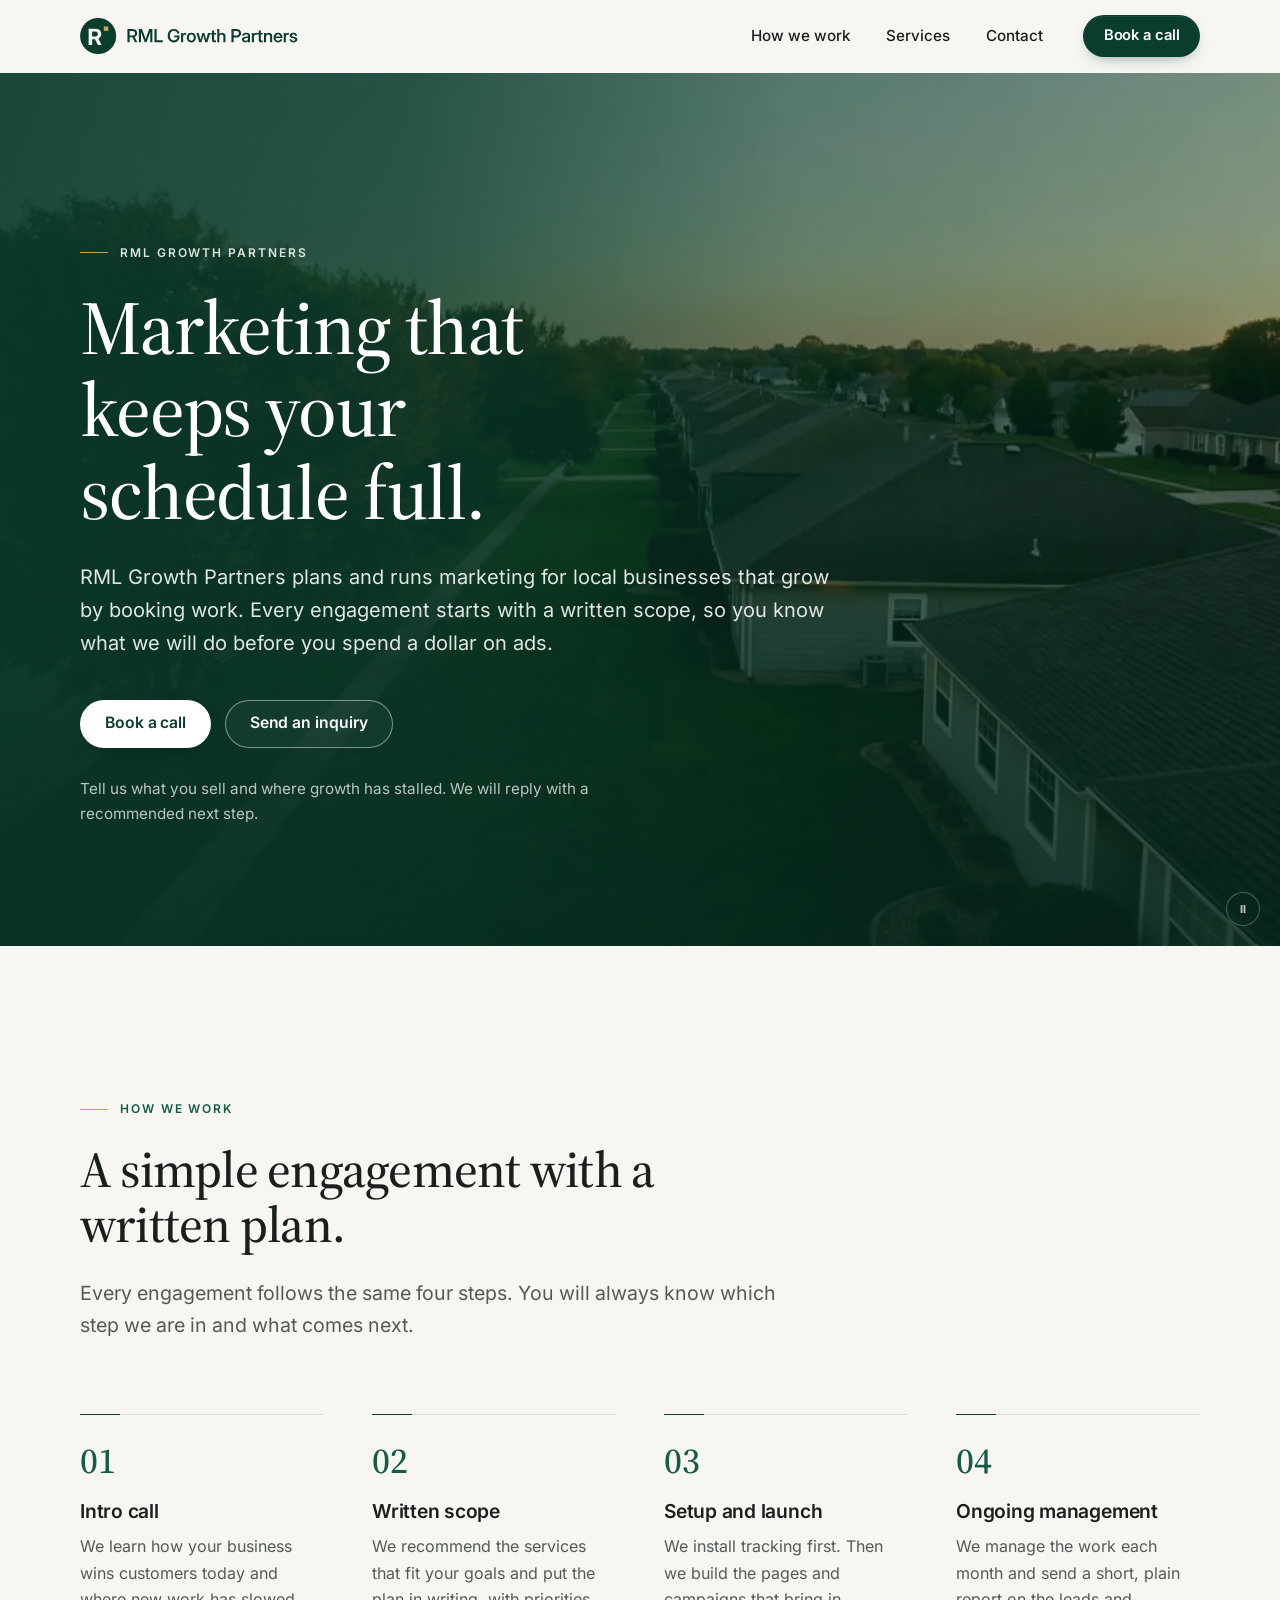
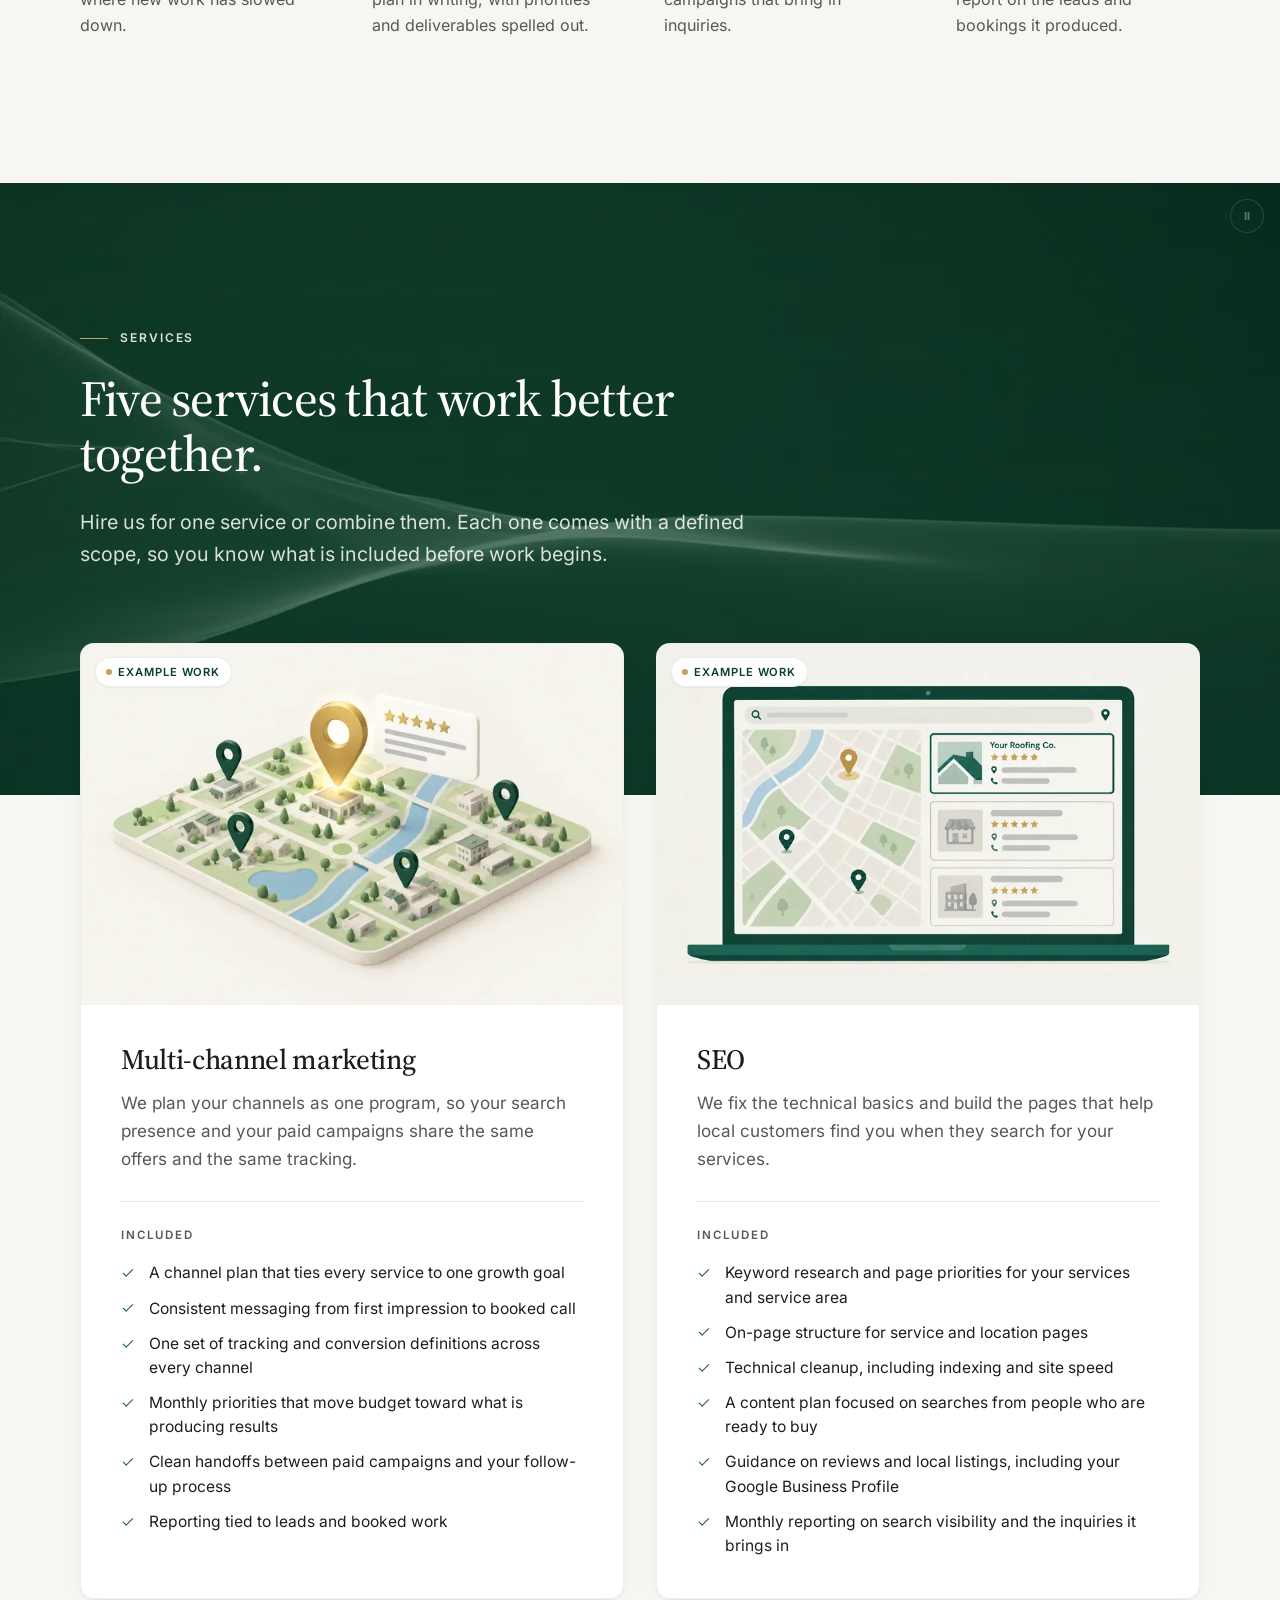
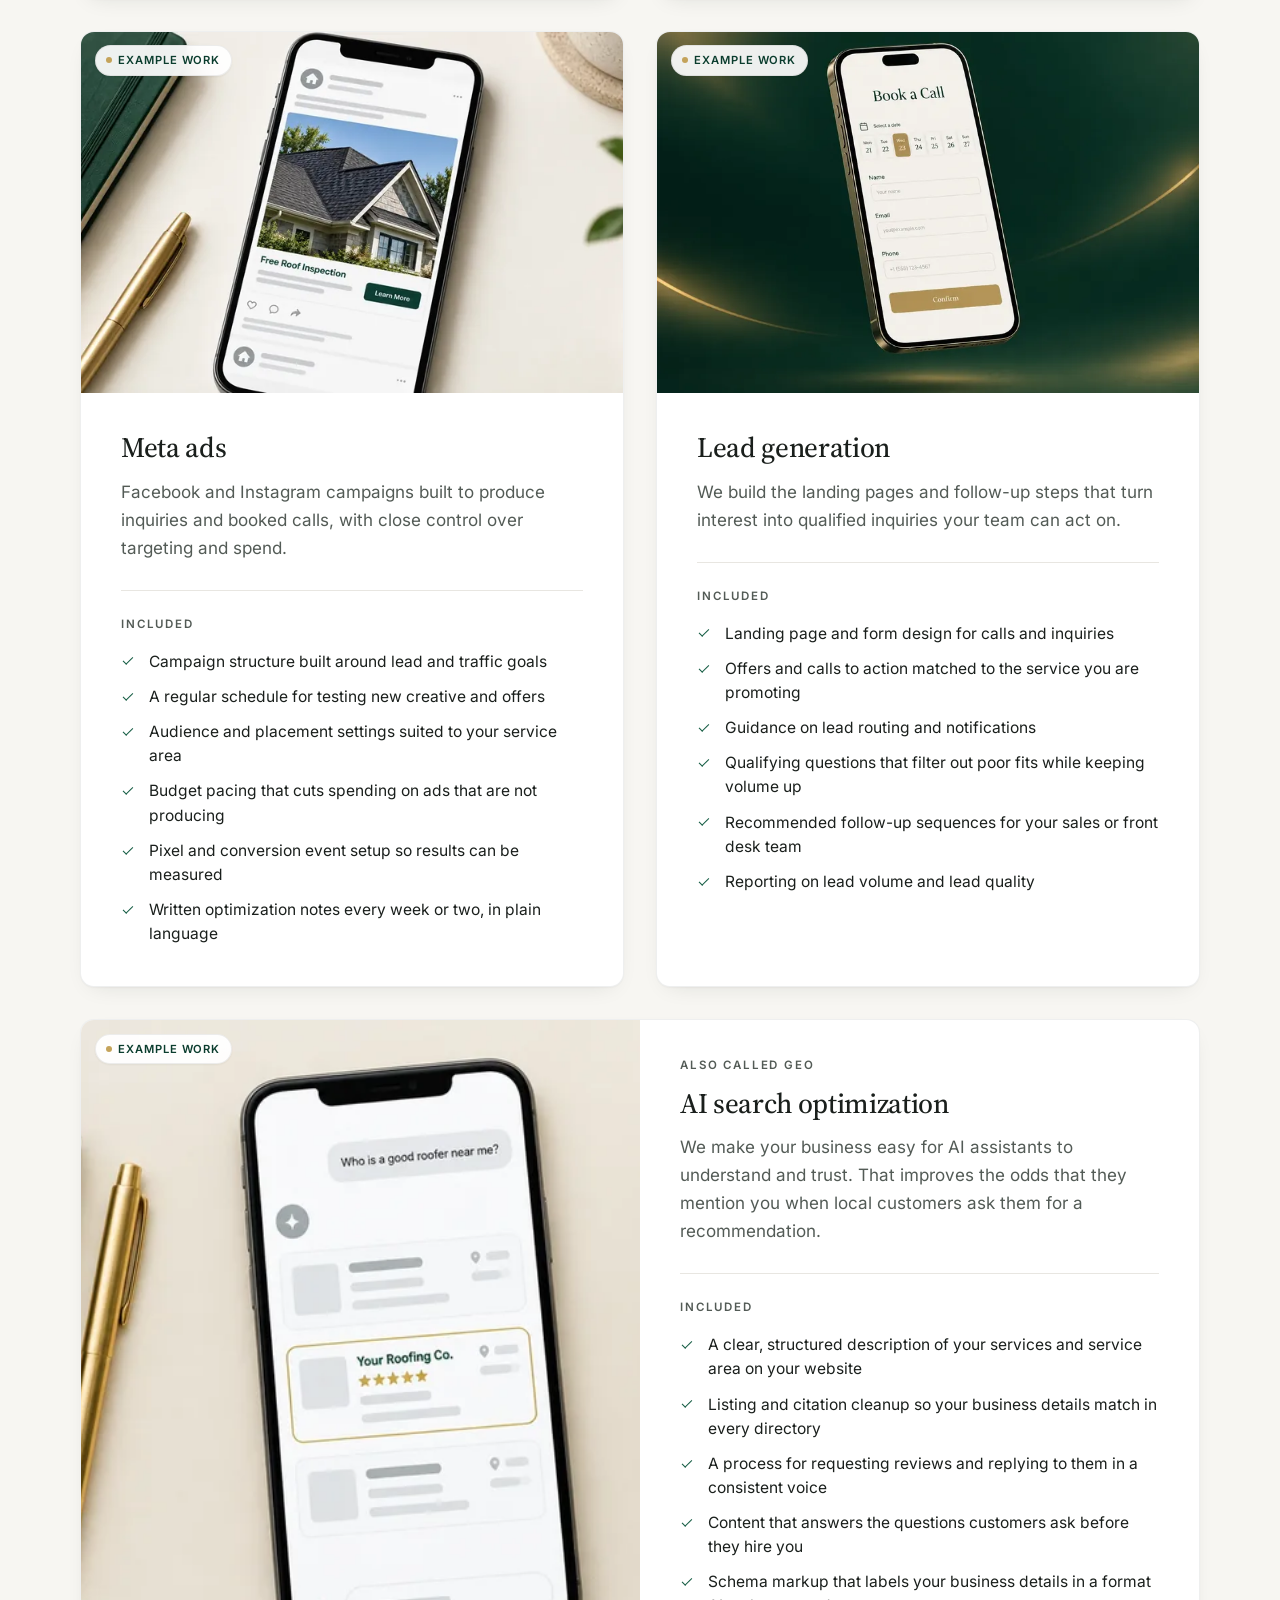
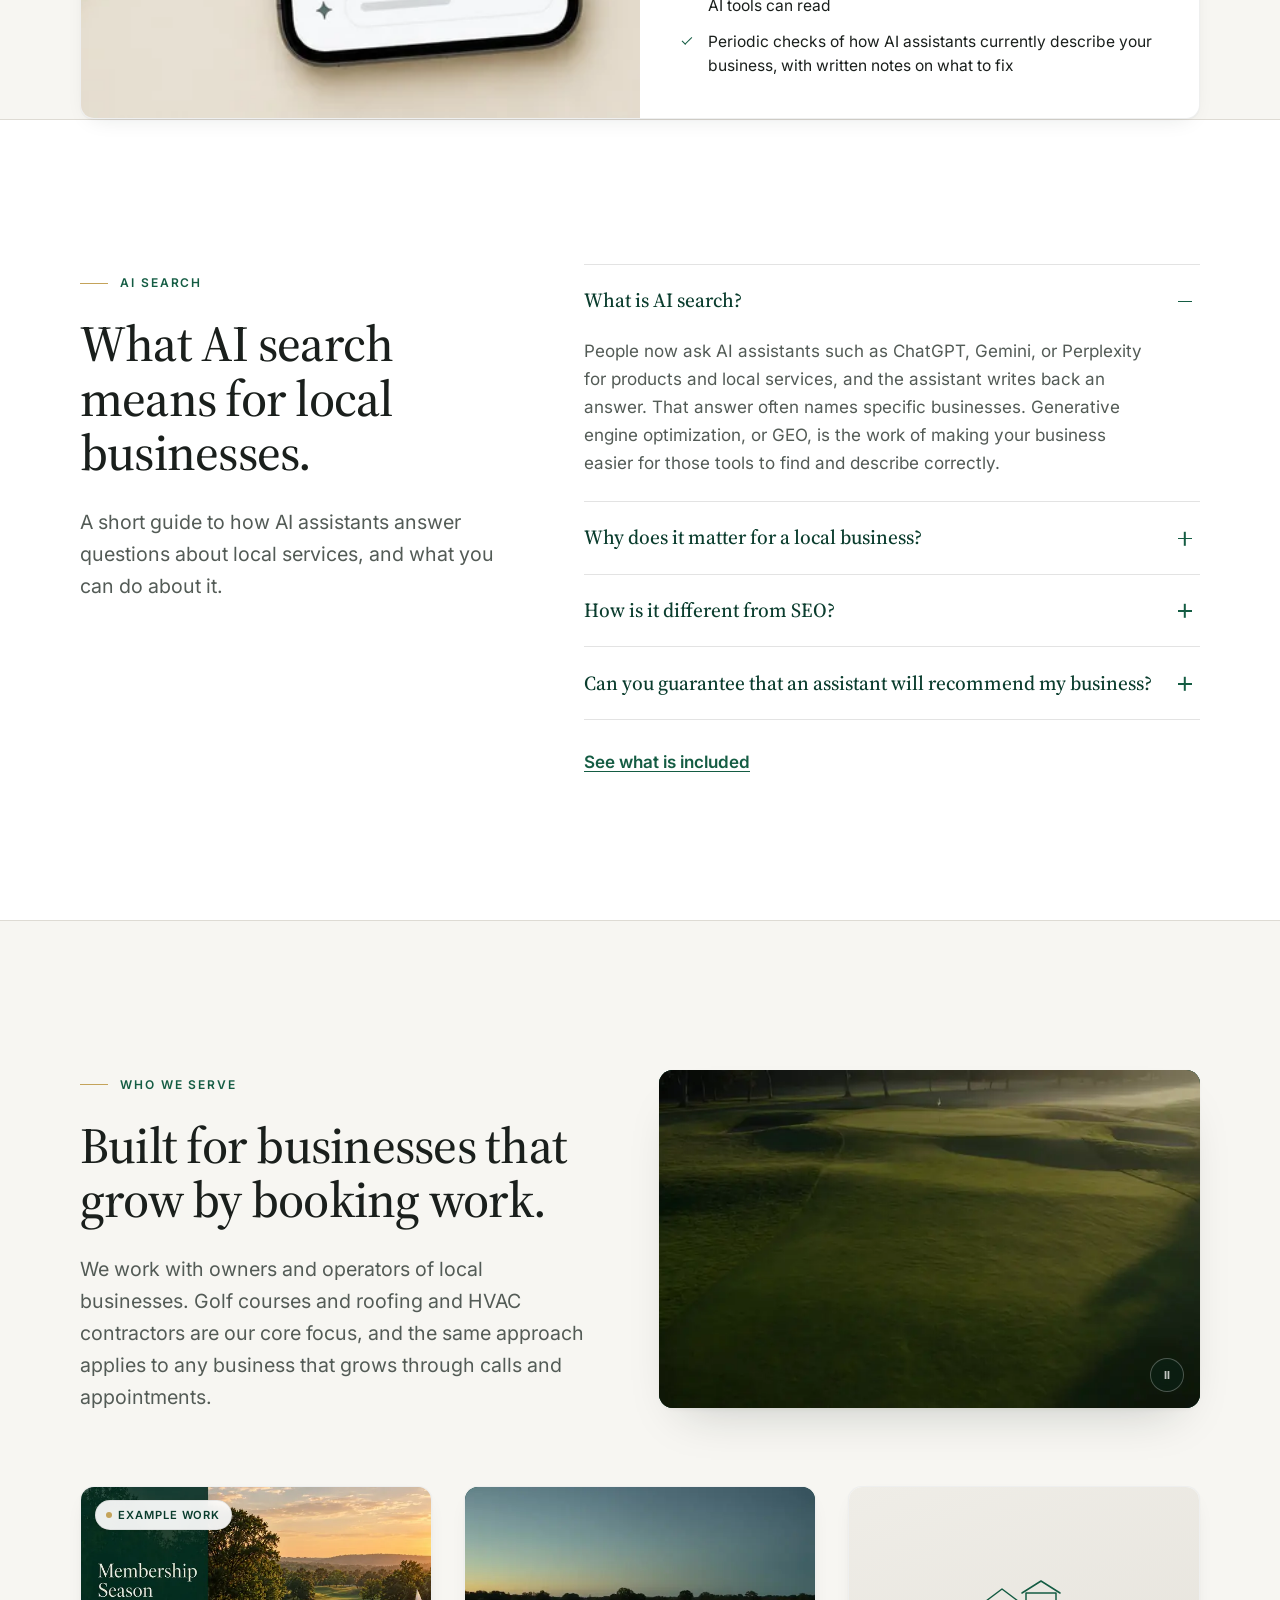
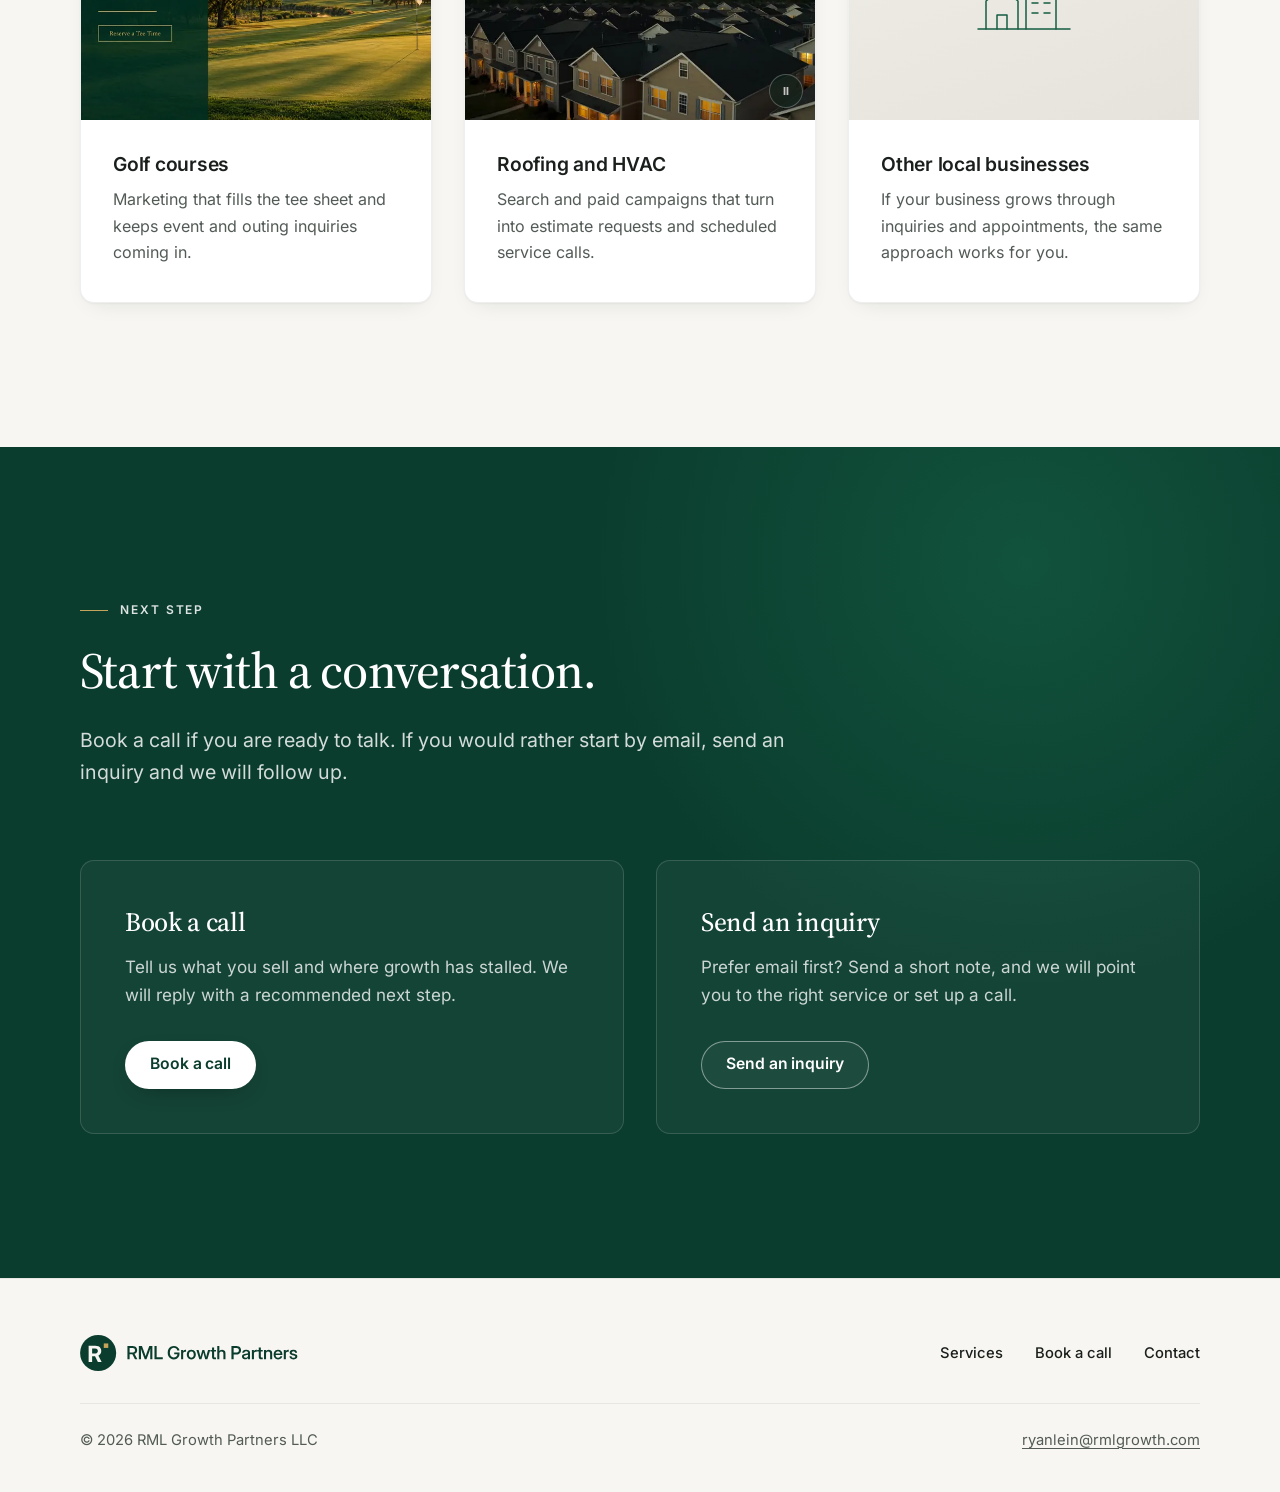
<file: index.html>
<!doctype html>
<html lang="en">
<head>
  <meta charset="utf-8">
  <meta name="viewport" content="width=device-width, initial-scale=1">
  <script>document.documentElement.classList.add("js");</script>
  <title>RML Growth Partners | Marketing for Local Businesses</title>
  <meta name="description" content="RML Growth Partners plans and runs SEO, AI search optimization, Meta ads, and lead generation for local businesses. Every engagement starts with a written scope.">
  <meta name="theme-color" content="#0B3D2E">
  <meta property="og:type" content="website">
  <meta property="og:site_name" content="RML Growth Partners">
  <meta property="og:title" content="RML Growth Partners | Marketing for Local Businesses">
  <meta property="og:description" content="RML Growth Partners plans and runs SEO, AI search optimization, Meta ads, and lead generation for local businesses. Every engagement starts with a written scope.">
  <meta property="og:image" content="https://rmlgrowth.com/assets/og-image.png">
  <meta property="og:image:width" content="1200">
  <meta property="og:image:height" content="630">
  <meta property="og:image:alt" content="RML Growth Partners logo with the headline Marketing that keeps your schedule full.">
  <meta name="twitter:card" content="summary_large_image">
  <meta name="twitter:image" content="https://rmlgrowth.com/assets/og-image.png">
  <link rel="icon" href="./assets/favicon.svg" type="image/svg+xml">
  <link rel="icon" href="./assets/favicon-32.png" sizes="32x32" type="image/png">
  <link rel="icon" href="./assets/favicon-16.png" sizes="16x16" type="image/png">
  <link rel="apple-touch-icon" href="./assets/apple-touch-icon.png" sizes="180x180">
  <link rel="preload" as="image" href="./assets/video/hero-homes-roofing-hvac-loop-poster.webp" fetchpriority="high">
  <script type="application/ld+json">{"@context":"https://schema.org","@type":"Organization","name":"RML Growth Partners","legalName":"RML Growth Partners LLC","url":"https://rmlgrowth.com/","email":"ryanlein@rmlgrowth.com","logo":"https://rmlgrowth.com/assets/apple-touch-icon.png","description":"RML Growth Partners plans and runs SEO, AI search optimization, Meta ads, and lead generation for local businesses. Every engagement starts with a written scope.","makesOffer":[{"@type":"Offer","itemOffered":{"@type":"Service","name":"Multi-channel marketing"}},{"@type":"Offer","itemOffered":{"@type":"Service","name":"SEO"}},{"@type":"Offer","itemOffered":{"@type":"Service","name":"Meta ads"}},{"@type":"Offer","itemOffered":{"@type":"Service","name":"Lead generation"}},{"@type":"Offer","itemOffered":{"@type":"Service","name":"AI search optimization"}}]}</script>
  <link rel="preload" href="./assets/fonts/inter-latin-var.woff2" as="font" type="font/woff2" crossorigin>
  <link rel="preload" href="./assets/fonts/source-serif-4-latin-var.woff2" as="font" type="font/woff2" crossorigin>
  <link rel="stylesheet" href="./styles.css">
</head>
<body>
  <a class="skip-link" href="#main">Skip to content</a>
  <header class="site-header">
    <div class="container header-inner">
      <a class="brand" href="./" aria-label="RML Growth Partners home">
        <img class="brand-logo" src="./assets/logo/r-mark-lockup-on-light.svg" width="218" height="36" alt="RML Growth Partners">
      </a>
      <button class="nav-toggle" type="button" aria-controls="site-nav" aria-expanded="false" aria-label="Open menu">
        <svg width="22" height="22" viewBox="0 0 24 24" fill="none" stroke="currentColor" stroke-width="1.7" stroke-linecap="round" aria-hidden="true"><path class="i-open" d="M4 7h16M4 12h16M4 17h16"/><path class="i-close" d="M6 6l12 12M18 6L6 18"/></svg>
      </button>
      <nav id="site-nav" class="site-nav" aria-label="Primary">
        <ul>
          <li><a href="./#how-we-work">How we work</a></li>
          <li><a href="./#services">Services</a></li>
          <li><a href="./contact/">Contact</a></li>
          <li class="nav-cta"><a class="btn btn-primary btn-sm" href="./book/">Book a call</a></li>
        </ul>
      </nav>
    </div>
  </header>
  <main id="main">
    <section class="hero" aria-labelledby="hero-title">
      <div class="hero-media">
        <div class="loop-video is-hero" data-loop-video data-native-loop>
            <video muted playsinline loop preload="none" aria-hidden="true" tabindex="-1" poster="./assets/video/hero-homes-roofing-hvac-loop-poster.webp" data-src-hd="./assets/video/hero-homes-roofing-hvac-loop-1080p.mp4">
              <source src="./assets/video/hero-homes-roofing-hvac-loop-720p.mp4" type="video/mp4">
            </video>
            <button class="video-toggle" type="button" aria-label="Pause video" hidden>
              <svg viewBox="0 0 24 24" width="14" height="14" aria-hidden="true"><path class="i-pause" d="M8 5h3v14H8zM13 5h3v14h-3z" fill="currentColor"/><path class="i-play" d="M8 5l11 7-11 7z" fill="currentColor"/></svg>
            </button>
          </div>
      </div>
      <div class="container hero-content">
        <p class="kicker kicker-light">RML Growth Partners</p>
        <h1 id="hero-title">Marketing that keeps your schedule full.</h1>
        <p class="hero-sub">RML Growth Partners plans and runs marketing for local businesses that grow by booking work. Every engagement starts with a written scope, so you know what we will do before you spend a dollar on ads.</p>
        <div class="btn-row">
          <a class="btn btn-light" href="./book/">Book a call</a>
          <a class="btn btn-ghost-light" href="./contact/">Send an inquiry</a>
        </div>
        <p class="hero-note">Tell us what you sell and where growth has stalled. We will reply with a recommended next step.</p>
      </div>
    </section>

    <section class="section" id="how-we-work" aria-labelledby="how-title">
      <div class="container">
        <div class="section-head">
          <p class="kicker">How we work</p>
          <h2 id="how-title">A simple engagement with a written plan.</h2>
          <p class="lead">Every engagement follows the same four steps. You will always know which step we are in and what comes next.</p>
        </div>
        <ol class="steps">
          <li class="step reveal">
            <span class="step-num" aria-hidden="true">01</span>
            <h3>Intro call</h3>
            <p>We learn how your business wins customers today and where new work has slowed down.</p>
          </li>
          <li class="step reveal">
            <span class="step-num" aria-hidden="true">02</span>
            <h3>Written scope</h3>
            <p>We recommend the services that fit your goals and put the plan in writing, with priorities and deliverables spelled out.</p>
          </li>
          <li class="step reveal">
            <span class="step-num" aria-hidden="true">03</span>
            <h3>Setup and launch</h3>
            <p>We install tracking first. Then we build the pages and campaigns that bring in inquiries.</p>
          </li>
          <li class="step reveal">
            <span class="step-num" aria-hidden="true">04</span>
            <h3>Ongoing management</h3>
            <p>We manage the work each month and send a short, plain report on the leads and bookings it produced.</p>
          </li>
        </ol>
      </div>
    </section>

    <section class="services" id="services" aria-labelledby="services-title">
      <div class="services-band">
        <div class="loop-video is-band" data-loop-video>
            <video muted playsinline loop preload="none" aria-hidden="true" tabindex="-1" poster="./assets/video/services-abstract-green-gold-loop-poster.webp" data-src-hd="./assets/video/services-abstract-green-gold-loop-1080p.mp4">
              <source src="./assets/video/services-abstract-green-gold-loop-720p.mp4" type="video/mp4">
            </video>
            <button class="video-toggle" type="button" aria-label="Pause video" hidden>
              <svg viewBox="0 0 24 24" width="14" height="14" aria-hidden="true"><path class="i-pause" d="M8 5h3v14H8zM13 5h3v14h-3z" fill="currentColor"/><path class="i-play" d="M8 5l11 7-11 7z" fill="currentColor"/></svg>
            </button>
          </div>
        <div class="container services-band-content">
          <p class="kicker kicker-light">Services</p>
          <h2 id="services-title">Five services that work better together.</h2>
          <p class="lead">Hire us for one service or combine them. Each one comes with a defined scope, so you know what is included before work begins.</p>
        </div>
      </div>
      <div class="container">
        <div class="service-grid">
        <article class="service-card reveal" id="multi-channel" aria-labelledby="multi-channel-title">
          <figure class="card-media ">
            <img src="./assets/img/local-seo-map-pack-iso-800.webp" srcset="./assets/img/local-seo-map-pack-iso-800.webp 800w, ./assets/img/local-seo-map-pack-iso-1400.webp 1400w" sizes="(min-width: 960px) 540px, (min-width: 640px) 90vw, 100vw" width="1400" height="792" loading="lazy" decoding="async" alt="Illustration of a town map with one highlighted location pin and a five-star review card."><span class="example-tag">Example work</span>
          </figure>
          <div class="card-body">
            <h3 id="multi-channel-title">Multi-channel marketing</h3>
            <p>We plan your channels as one program, so your search presence and your paid campaigns share the same offers and the same tracking.</p>
            <p class="list-label">Included</p>
            <ul class="checklist">
              <li>A channel plan that ties every service to one growth goal</li>
              <li>Consistent messaging from first impression to booked call</li>
              <li>One set of tracking and conversion definitions across every channel</li>
              <li>Monthly priorities that move budget toward what is producing results</li>
              <li>Clean handoffs between paid campaigns and your follow-up process</li>
              <li>Reporting tied to leads and booked work</li>
            </ul>
          </div>
        </article>
        <article class="service-card reveal" id="seo" aria-labelledby="seo-title">
          <figure class="card-media media-contain media-light">
            <img src="./assets/img/local-seo-results-laptop-800.webp" srcset="./assets/img/local-seo-results-laptop-800.webp 800w, ./assets/img/local-seo-results-laptop-1400.webp 1400w" sizes="(min-width: 960px) 540px, (min-width: 640px) 90vw, 100vw" width="1400" height="792" loading="lazy" decoding="async" alt="Illustration of a local search results page with a business in the top map listing."><span class="example-tag">Example work</span>
          </figure>
          <div class="card-body">
            <h3 id="seo-title">SEO</h3>
            <p>We fix the technical basics and build the pages that help local customers find you when they search for your services.</p>
            <p class="list-label">Included</p>
            <ul class="checklist">
              <li>Keyword research and page priorities for your services and service area</li>
              <li>On-page structure for service and location pages</li>
              <li>Technical cleanup, including indexing and site speed</li>
              <li>A content plan focused on searches from people who are ready to buy</li>
              <li>Guidance on reviews and local listings, including your Google Business Profile</li>
              <li>Monthly reporting on search visibility and the inquiries it brings in</li>
            </ul>
          </div>
        </article>
        <article class="service-card reveal" id="meta-ads" aria-labelledby="meta-ads-title">
          <figure class="card-media ">
            <img src="./assets/img/meta-ads-roofing-phone-800.webp" srcset="./assets/img/meta-ads-roofing-phone-800.webp 800w, ./assets/img/meta-ads-roofing-phone-1400.webp 1400w" sizes="(min-width: 960px) 540px, (min-width: 640px) 90vw, 100vw" width="1400" height="792" loading="lazy" decoding="async" alt="Example of a sponsored social ad for a local roofing company, shown on a phone."><span class="example-tag">Example work</span>
          </figure>
          <div class="card-body">
            <h3 id="meta-ads-title">Meta ads</h3>
            <p>Facebook and Instagram campaigns built to produce inquiries and booked calls, with close control over targeting and spend.</p>
            <p class="list-label">Included</p>
            <ul class="checklist">
              <li>Campaign structure built around lead and traffic goals</li>
              <li>A regular schedule for testing new creative and offers</li>
              <li>Audience and placement settings suited to your service area</li>
              <li>Budget pacing that cuts spending on ads that are not producing</li>
              <li>Pixel and conversion event setup so results can be measured</li>
              <li>Written optimization notes every week or two, in plain language</li>
            </ul>
          </div>
        </article>
        <article class="service-card reveal" id="lead-gen" aria-labelledby="lead-gen-title">
          <figure class="card-media media-dark">
            <img src="./assets/img/lead-form-phone-booking-800.webp" srcset="./assets/img/lead-form-phone-booking-800.webp 800w, ./assets/img/lead-form-phone-booking-1400.webp 1400w" sizes="(min-width: 960px) 540px, (min-width: 640px) 90vw, 100vw" width="1400" height="1045" loading="lazy" decoding="async" alt="Mobile booking form with a date picker and contact fields."><span class="example-tag">Example work</span>
          </figure>
          <div class="card-body">
            <h3 id="lead-gen-title">Lead generation</h3>
            <p>We build the landing pages and follow-up steps that turn interest into qualified inquiries your team can act on.</p>
            <p class="list-label">Included</p>
            <ul class="checklist">
              <li>Landing page and form design for calls and inquiries</li>
              <li>Offers and calls to action matched to the service you are promoting</li>
              <li>Guidance on lead routing and notifications</li>
              <li>Qualifying questions that filter out poor fits while keeping volume up</li>
              <li>Recommended follow-up sequences for your sales or front desk team</li>
              <li>Reporting on lead volume and lead quality</li>
            </ul>
          </div>
        </article>
        <article class="service-card service-card-wide reveal" id="ai-search" aria-labelledby="ai-search-title">
          <figure class="card-media media-ai">
            <img src="./assets/img/ai-search-assistant-phone-800.webp" width="800" height="533" loading="lazy" decoding="async" alt="Illustration of a phone showing an AI assistant answer that lists a local roofing company named Your Roofing Co."><span class="example-tag">Example work</span>
          </figure>
          <div class="card-body">
            <p class="list-label card-label">Also called GEO</p>
            <h3 id="ai-search-title">AI search optimization</h3>
            <p>We make your business easy for AI assistants to understand and trust. That improves the odds that they mention you when local customers ask them for a recommendation.</p>
            <p class="list-label">Included</p>
            <ul class="checklist">
              <li>A clear, structured description of your services and service area on your website</li>
              <li>Listing and citation cleanup so your business details match in every directory</li>
              <li>A process for requesting reviews and replying to them in a consistent voice</li>
              <li>Content that answers the questions customers ask before they hire you</li>
              <li>Schema markup that labels your business details in a format AI tools can read</li>
              <li>Periodic checks of how AI assistants currently describe your business, with written notes on what to fix</li>
            </ul>
          </div>
        </article>
        </div>
      </div>
    </section>

    <section class="section faq-section" id="ai-search-explained" aria-labelledby="ai-explained-title">
      <div class="container faq-layout">
        <div class="section-head">
          <p class="kicker">AI search</p>
          <h2 id="ai-explained-title">What AI search means for local businesses.</h2>
          <p class="lead">A short guide to how AI assistants answer questions about local services, and what you can do about it.</p>
        </div>
        <div class="faq-col">
          <div class="faq-list">
            <details class="faq-item" open>
              <summary>What is AI search?</summary>
              <p>People now ask AI assistants such as ChatGPT, Gemini, or Perplexity for products and local services, and the assistant writes back an answer. That answer often names specific businesses. Generative engine optimization, or GEO, is the work of making your business easier for those tools to find and describe correctly.</p>
            </details>
            <details class="faq-item">
              <summary>Why does it matter for a local business?</summary>
              <p>An assistant's answer is short, and a customer may only hear about the businesses it names. If the information about your business online is thin or out of date, the assistant has less to work with when it describes you.</p>
            </details>
            <details class="faq-item">
              <summary>How is it different from SEO?</summary>
              <p>It builds on the same foundation. Accurate listings and a clearly organized website help with both. AI search puts extra weight on how clearly your business is described across the web and whether those descriptions agree with each other. It pairs well with our SEO service.</p>
            </details>
            <details class="faq-item">
              <summary>Can you guarantee that an assistant will recommend my business?</summary>
              <p>No one can. These tools decide what to say on their own, and their answers change over time. Our job is to make accurate, consistent information about your business easy for them to find. We check how they describe you on a regular schedule and adjust the work based on what we see.</p>
            </details>
          </div>
          <p class="faq-more"><a href="./#ai-search">See what is included</a></p>
        </div>
      </div>
    </section>

    <section class="section" id="who-we-serve" aria-labelledby="serve-title">
      <div class="container">
        <div class="serve-head">
          <div class="section-head">
            <p class="kicker">Who we serve</p>
            <h2 id="serve-title">Built for businesses that grow by booking work.</h2>
            <p class="lead">We work with owners and operators of local businesses. Golf courses and roofing and HVAC contractors are our core focus, and the same approach applies to any business that grows through calls and appointments.</p>
          </div>
          <div class="serve-feature reveal">
            <div class="loop-video is-feature" data-loop-video>
            <video muted playsinline loop preload="none" aria-hidden="true" tabindex="-1" poster="./assets/video/hero-golf-fairway-loop-poster-800.webp" data-src-hd="./assets/video/hero-golf-fairway-loop-1080p.mp4">
              <source src="./assets/video/hero-golf-fairway-loop-720p.mp4" type="video/mp4">
            </video>
            <button class="video-toggle" type="button" aria-label="Pause video" hidden>
              <svg viewBox="0 0 24 24" width="14" height="14" aria-hidden="true"><path class="i-pause" d="M8 5h3v14H8zM13 5h3v14h-3z" fill="currentColor"/><path class="i-play" d="M8 5l11 7-11 7z" fill="currentColor"/></svg>
            </button>
          </div>
          </div>
        </div>
        <div class="serve-grid">
          <article class="serve-card reveal">
            <figure class="card-media">
              <img class="pos-left" src="./assets/img/golf-promo-membership-800.webp" srcset="./assets/img/golf-promo-membership-800.webp 800w, ./assets/img/golf-promo-membership-1400.webp 1400w" sizes="(min-width: 960px) 380px, (min-width: 640px) 50vw, 100vw" width="1400" height="792" loading="lazy" decoding="async" alt="Example golf course promotion over a fairway at sunset."><span class="example-tag">Example work</span>
            </figure>
            <div class="card-body">
              <h3>Golf courses</h3>
              <p>Marketing that fills the tee sheet and keeps event and outing inquiries coming in.</p>
            </div>
          </article>
          <article class="serve-card reveal">
            <div class="card-media">
              <div class="loop-video is-card" data-loop-video>
            <video muted playsinline loop preload="none" aria-hidden="true" tabindex="-1" poster="./assets/video/roofing-hvac-rooftops-dusk-loop-poster-800.webp" data-src-hd="./assets/video/roofing-hvac-rooftops-dusk-loop-1080p.mp4">
              <source src="./assets/video/roofing-hvac-rooftops-dusk-loop-720p.mp4" type="video/mp4">
            </video>
            <button class="video-toggle" type="button" aria-label="Pause video" hidden>
              <svg viewBox="0 0 24 24" width="14" height="14" aria-hidden="true"><path class="i-pause" d="M8 5h3v14H8zM13 5h3v14h-3z" fill="currentColor"/><path class="i-play" d="M8 5l11 7-11 7z" fill="currentColor"/></svg>
            </button>
          </div>
            </div>
            <div class="card-body">
              <h3>Roofing and HVAC</h3>
              <p>Search and paid campaigns that turn into estimate requests and scheduled service calls.</p>
            </div>
          </article>
          <article class="serve-card serve-card-plain reveal">
            <div class="card-media card-media-plain" aria-hidden="true">
              <svg viewBox="0 0 120 80" width="120" height="80" fill="none" stroke="currentColor" stroke-width="1.5" stroke-linecap="round" stroke-linejoin="round"><path d="M14 66h92"/><path d="M22 66V38l16-12 16 12v28"/><path d="M33 66V52h10v14"/><path d="M62 66V30h30v36"/><path d="M68 40h6M80 40h6M68 50h6M80 50h6"/><path d="M58 30l19-12 19 12"/></svg>
            </div>
            <div class="card-body">
              <h3>Other local businesses</h3>
              <p>If your business grows through inquiries and appointments, the same approach works for you.</p>
            </div>
          </article>
        </div>
      </div>
    </section>

    <section class="section cta-section" aria-labelledby="cta-title">
      <div class="container">
        <div class="section-head">
          <p class="kicker kicker-light">Next step</p>
          <h2 id="cta-title">Start with a conversation.</h2>
          <p class="lead">Book a call if you are ready to talk. If you would rather start by email, send an inquiry and we will follow up.</p>
        </div>
        <div class="cta-grid">
          <div class="cta-card reveal">
            <h3>Book a call</h3>
            <p>Tell us what you sell and where growth has stalled. We will reply with a recommended next step.</p>
            <a class="btn btn-light" href="./book/">Book a call</a>
          </div>
          <div class="cta-card reveal">
            <h3>Send an inquiry</h3>
            <p>Prefer email first? Send a short note, and we will point you to the right service or set up a call.</p>
            <a class="btn btn-ghost-light" href="./contact/">Send an inquiry</a>
          </div>
        </div>
      </div>
    </section>
  </main>
  <footer class="site-footer">
    <div class="container">
      <div class="footer-top">
        <a class="brand" href="./" aria-label="RML Growth Partners home">
          <img class="brand-logo" src="./assets/logo/r-mark-lockup-on-light.svg" width="218" height="36" alt="RML Growth Partners">
        </a>
        <nav class="footer-nav" aria-label="Footer">
          <ul>
            <li><a href="./#services">Services</a></li>
            <li><a href="./book/">Book a call</a></li>
            <li><a href="./contact/">Contact</a></li>
          </ul>
        </nav>
      </div>
      <div class="footer-bottom">
        <p>&copy; 2026 RML Growth Partners LLC</p>
        <p><a href="mailto:ryanlein@rmlgrowth.com">ryanlein@rmlgrowth.com</a></p>
      </div>
    </div>
  </footer>
  <script src="./main.js" defer></script>
</body>
</html>
</file>
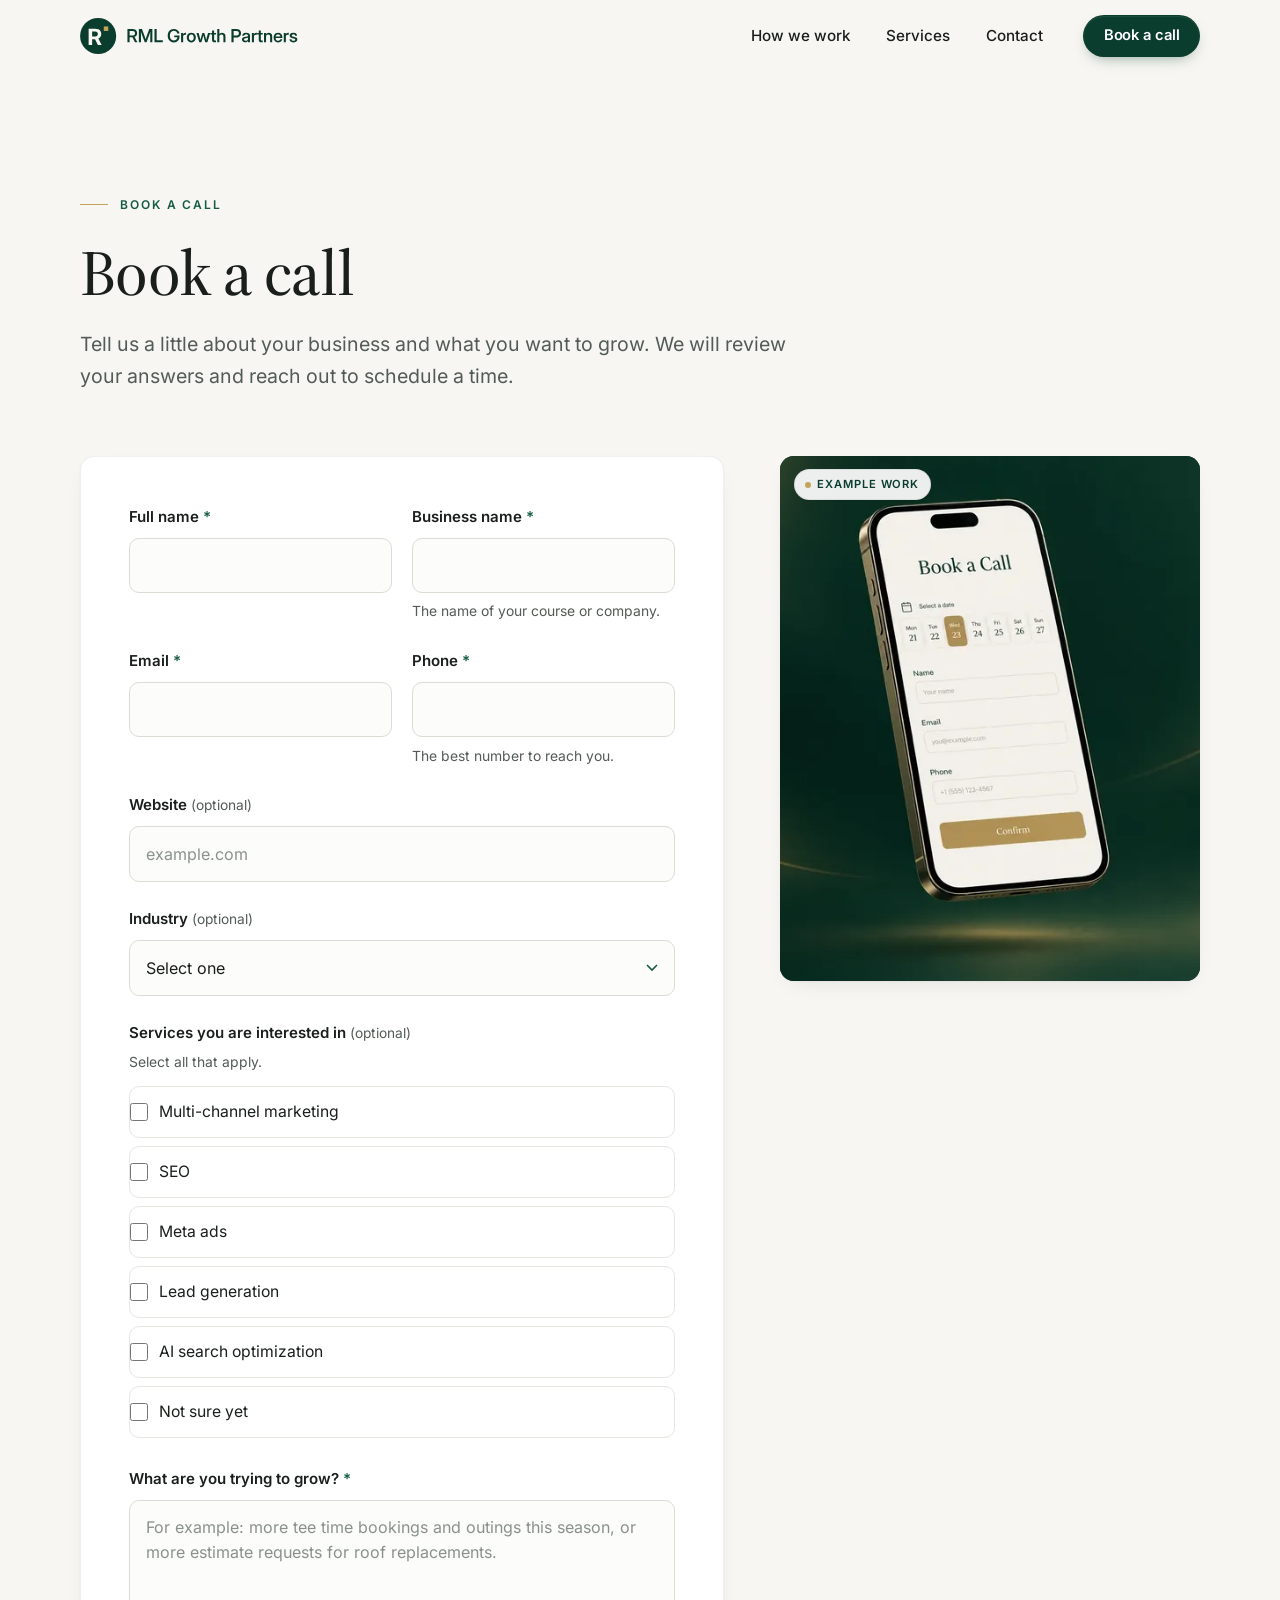
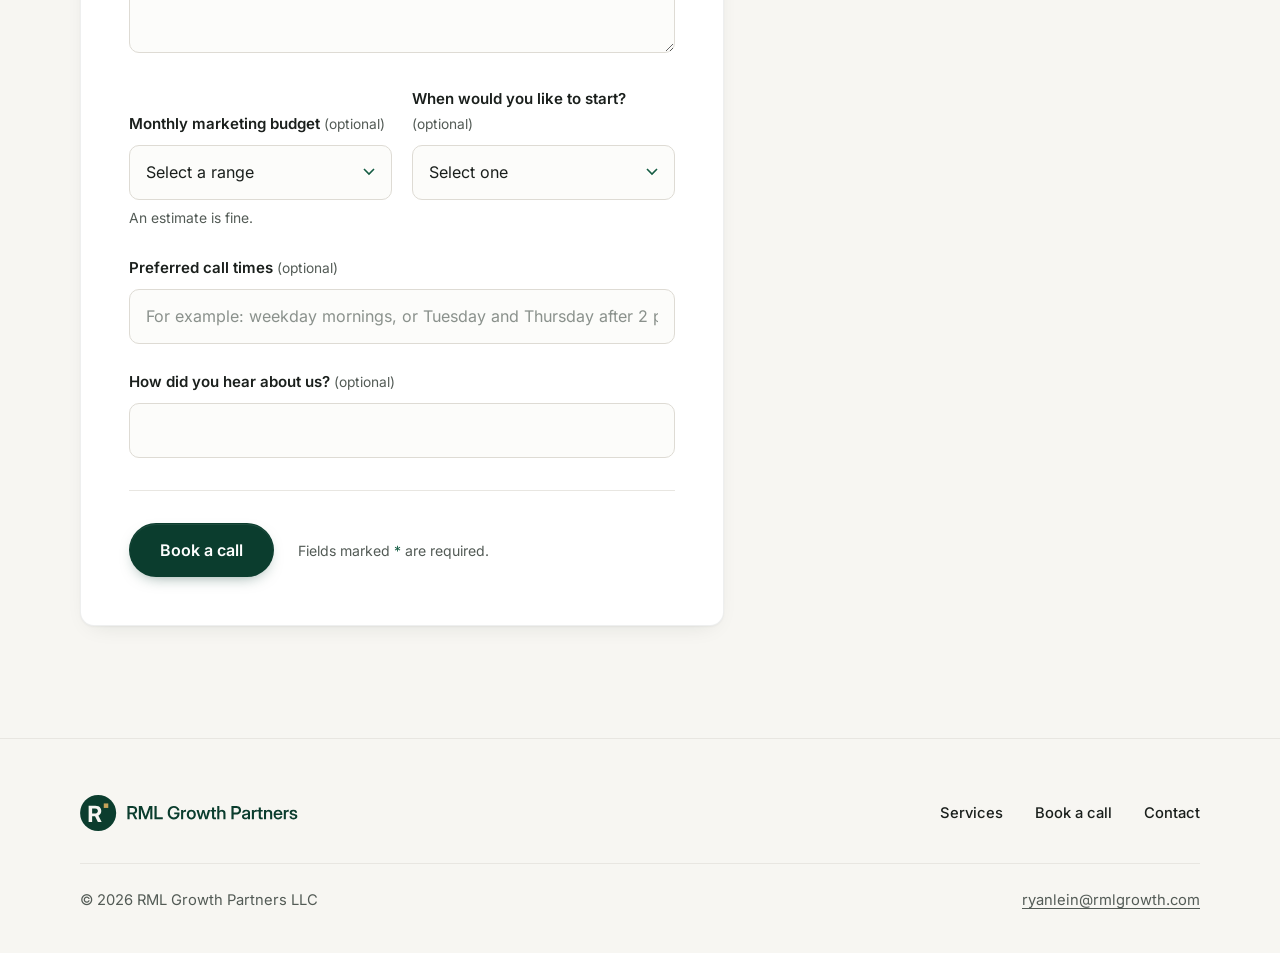
<file: book/index.html>
<!doctype html>
<html lang="en">
<head>
  <meta charset="utf-8">
  <meta name="viewport" content="width=device-width, initial-scale=1">
  <script>document.documentElement.classList.add("js");</script>
  <title>Book a Call | RML Growth Partners</title>
  <meta name="description" content="Book a call with RML Growth Partners. Tell us what you sell and where growth has stalled, and we will reply with a recommended next step.">
  <meta name="theme-color" content="#0B3D2E">
  <meta property="og:type" content="website">
  <meta property="og:site_name" content="RML Growth Partners">
  <meta property="og:title" content="Book a Call | RML Growth Partners">
  <meta property="og:description" content="Book a call with RML Growth Partners. Tell us what you sell and where growth has stalled, and we will reply with a recommended next step.">
  <meta property="og:image" content="https://rmlgrowth.com/assets/og-image.png">
  <meta property="og:image:width" content="1200">
  <meta property="og:image:height" content="630">
  <meta property="og:image:alt" content="RML Growth Partners logo with the headline Marketing that keeps your schedule full.">
  <meta name="twitter:card" content="summary_large_image">
  <meta name="twitter:image" content="https://rmlgrowth.com/assets/og-image.png">
  <link rel="icon" href="../assets/favicon.svg" type="image/svg+xml">
  <link rel="icon" href="../assets/favicon-32.png" sizes="32x32" type="image/png">
  <link rel="icon" href="../assets/favicon-16.png" sizes="16x16" type="image/png">
  <link rel="apple-touch-icon" href="../assets/apple-touch-icon.png" sizes="180x180">
  <link rel="preload" href="../assets/fonts/inter-latin-var.woff2" as="font" type="font/woff2" crossorigin>
  <link rel="preload" href="../assets/fonts/source-serif-4-latin-var.woff2" as="font" type="font/woff2" crossorigin>
  <link rel="stylesheet" href="../styles.css">
</head>
<body>
  <a class="skip-link" href="#main">Skip to content</a>
  <header class="site-header">
    <div class="container header-inner">
      <a class="brand" href="../" aria-label="RML Growth Partners home">
        <img class="brand-logo" src="../assets/logo/r-mark-lockup-on-light.svg" width="218" height="36" alt="RML Growth Partners">
      </a>
      <button class="nav-toggle" type="button" aria-controls="site-nav" aria-expanded="false" aria-label="Open menu">
        <svg width="22" height="22" viewBox="0 0 24 24" fill="none" stroke="currentColor" stroke-width="1.7" stroke-linecap="round" aria-hidden="true"><path class="i-open" d="M4 7h16M4 12h16M4 17h16"/><path class="i-close" d="M6 6l12 12M18 6L6 18"/></svg>
      </button>
      <nav id="site-nav" class="site-nav" aria-label="Primary">
        <ul>
          <li><a href="../#how-we-work">How we work</a></li>
          <li><a href="../#services">Services</a></li>
          <li><a href="../contact/">Contact</a></li>
          <li class="nav-cta"><a class="btn btn-primary btn-sm" href="../book/">Book a call</a></li>
        </ul>
      </nav>
    </div>
  </header>
  <main id="main">
    <section class="page-intro">
      <div class="container">
        <div class="intro-text">
          <p class="kicker">Book a call</p>
          <h1>Book a call</h1>
          <p class="lead">Tell us a little about your business and what you want to grow. We will review your answers and reach out to schedule a time.</p>
        </div>
      </div>
    </section>
    <section class="form-section">
      <div class="container form-layout">
        <div class="form-panel">
          <form id="book-form" method="POST" data-ajax-form data-to="ryanlein" data-host="rmlgrowth.com" data-success="book-success" novalidate>
            <input type="hidden" name="_subject" value="New call request from rmlgrowth.com">
            <input type="hidden" name="_template" value="table">
            <input type="hidden" name="_captcha" value="false">
            <input type="hidden" name="_blacklist" value="notlettersmail.com, mailinator.com, yopmail.com, guerrillamail, sharklasers.com, 10minutemail, viagra, cialis, casino, escort, porn, forex, cryptocurrency, bitcoin">
            <input type="hidden" name="Form source" value="Book a call (/book)">
            <div class="hp" aria-hidden="true">
              <label for="book-honey">Leave this field empty</label>
              <input id="book-honey" type="text" name="_honey" tabindex="-1" autocomplete="off">
            </div>
              <div class="field-row">
              <div class="field">
                <label for="book-name">Full name <span class="req" aria-hidden="true">*</span></label>
                <input id="book-name" name="Full name" type="text" autocomplete="name" required aria-describedby="book-name-err">
                <p class="field-error" id="book-name-err" aria-live="polite"></p>
              </div>
              <div class="field">
                <label for="book-company">Business name <span class="req" aria-hidden="true">*</span></label>
                <input id="book-company" name="Business name" type="text" autocomplete="organization" required aria-describedby="book-company-help book-company-err">
                <p class="helper" id="book-company-help">The name of your course or company.</p>
                <p class="field-error" id="book-company-err" aria-live="polite"></p>
              </div>
              </div>
              <div class="field-row">
              <div class="field">
                <label for="book-email">Email <span class="req" aria-hidden="true">*</span></label>
                <input id="book-email" name="email" type="email" autocomplete="email" required aria-describedby="book-email-err">
                <p class="field-error" id="book-email-err" aria-live="polite"></p>
              </div>
              <div class="field">
                <label for="book-phone">Phone <span class="req" aria-hidden="true">*</span></label>
                <input id="book-phone" name="Phone" type="tel" autocomplete="tel" required aria-describedby="book-phone-help book-phone-err">
                <p class="helper" id="book-phone-help">The best number to reach you.</p>
                <p class="field-error" id="book-phone-err" aria-live="polite"></p>
              </div>
              </div>
              <div class="field">
                <label for="book-website">Website <span class="opt">(optional)</span></label>
                <input id="book-website" name="Website" type="url" autocomplete="url" placeholder="example.com" aria-describedby="book-website-err">
                <p class="field-error" id="book-website-err" aria-live="polite"></p>
              </div>
              <div class="field">
                <label for="book-industry">Industry <span class="opt">(optional)</span></label>
                <select id="book-industry" name="Industry">
                  <option value="">Select one</option>
                  <option value="Golf course">Golf course</option>
                  <option value="Roofing">Roofing</option>
                  <option value="HVAC">HVAC</option>
                  <option value="Other">Other</option>
                </select>
              </div>
              <fieldset class="field checkbox-group" aria-describedby="book-services-help">
                <legend>Services you are interested in <span class="opt">(optional)</span></legend>
                <p class="helper" id="book-services-help">Select all that apply.</p>
                <label class="check"><input type="checkbox" name="Services you are interested in" value="Multi-channel marketing"><span>Multi-channel marketing</span></label>
                <label class="check"><input type="checkbox" name="Services you are interested in" value="SEO"><span>SEO</span></label>
                <label class="check"><input type="checkbox" name="Services you are interested in" value="Meta ads"><span>Meta ads</span></label>
                <label class="check"><input type="checkbox" name="Services you are interested in" value="Lead generation"><span>Lead generation</span></label>
                <label class="check"><input type="checkbox" name="Services you are interested in" value="AI search optimization"><span>AI search optimization</span></label>
                <label class="check"><input type="checkbox" name="Services you are interested in" value="Not sure yet"><span>Not sure yet</span></label>
              </fieldset>
              <div class="field">
                <label for="book-grow">What are you trying to grow? <span class="req" aria-hidden="true">*</span></label>
                <textarea id="book-grow" name="What are you trying to grow" placeholder="For example: more tee time bookings and outings this season, or more estimate requests for roof replacements." required aria-describedby="book-grow-err" rows="5"></textarea>
                <p class="field-error" id="book-grow-err" aria-live="polite"></p>
              </div>
              <div class="field-row">
              <div class="field">
                <label for="book-budget">Monthly marketing budget <span class="opt">(optional)</span></label>
                <select id="book-budget" name="Monthly marketing budget" aria-describedby="book-budget-help">
                  <option value="">Select a range</option>
                  <option value="Under $2,000">Under $2,000</option>
                  <option value="$2,000 to $5,000">$2,000 to $5,000</option>
                  <option value="$5,000 to $10,000">$5,000 to $10,000</option>
                  <option value="Over $10,000">Over $10,000</option>
                  <option value="Prefer to discuss">Prefer to discuss</option>
                </select>
                <p class="helper" id="book-budget-help">An estimate is fine.</p>
              </div>
              <div class="field">
                <label for="book-timing">When would you like to start? <span class="opt">(optional)</span></label>
                <select id="book-timing" name="When would you like to start">
                  <option value="">Select one</option>
                  <option value="As soon as possible">As soon as possible</option>
                  <option value="Within the next month">Within the next month</option>
                  <option value="Just exploring">Just exploring</option>
                </select>
              </div>
              </div>
              <div class="field">
                <label for="book-times">Preferred call times <span class="opt">(optional)</span></label>
                <input id="book-times" name="Preferred call times" type="text" placeholder="For example: weekday mornings, or Tuesday and Thursday after 2 p.m. CT" aria-describedby="book-times-err">
                <p class="field-error" id="book-times-err" aria-live="polite"></p>
              </div>
              <div class="field">
                <label for="book-source">How did you hear about us? <span class="opt">(optional)</span></label>
                <input id="book-source" name="How did you hear about us" type="text" aria-describedby="book-source-err">
                <p class="field-error" id="book-source-err" aria-live="polite"></p>
              </div>
            <div class="form-actions">
              <button class="btn btn-primary btn-lg" type="submit">Book a call</button>
              <p class="form-note">Fields marked <span class="req">*</span> are required.</p>
            </div>
            <div class="form-status" role="alert"></div>
          </form>
          <div id="book-success" class="form-success" role="status" aria-live="polite" hidden>
            <svg class="check-icon" viewBox="0 0 48 48" width="48" height="48" fill="none" stroke="currentColor" stroke-width="1.8" stroke-linecap="round" stroke-linejoin="round" aria-hidden="true"><circle cx="24" cy="24" r="20"/><path d="m15 24 6 6 12-12"/></svg>
            <h2 tabindex="-1">Thank you. We received your request.</h2>
            <p>We will follow up by email or phone to set up a time.</p>
            <p><a class="text-link" href="../">Back to home</a></p>
          </div>
        </div>
        <aside class="form-aside">
          <figure class="card-media aside-media media-dark">
            <img src="../assets/img/lead-form-phone-booking-800.webp" srcset="../assets/img/lead-form-phone-booking-800.webp 800w, ../assets/img/lead-form-phone-booking-1400.webp 1400w" sizes="(min-width: 1024px) 420px, 100vw" width="1400" height="1045" fetchpriority="high" decoding="async" alt="Mobile booking form with a date picker and contact fields."><span class="example-tag">Example work</span>
          </figure>
        </aside>
      </div>
    </section>
  </main>
  <footer class="site-footer">
    <div class="container">
      <div class="footer-top">
        <a class="brand" href="../" aria-label="RML Growth Partners home">
          <img class="brand-logo" src="../assets/logo/r-mark-lockup-on-light.svg" width="218" height="36" alt="RML Growth Partners">
        </a>
        <nav class="footer-nav" aria-label="Footer">
          <ul>
            <li><a href="../#services">Services</a></li>
            <li><a href="../book/">Book a call</a></li>
            <li><a href="../contact/">Contact</a></li>
          </ul>
        </nav>
      </div>
      <div class="footer-bottom">
        <p>&copy; 2026 RML Growth Partners LLC</p>
        <p><a href="mailto:ryanlein@rmlgrowth.com">ryanlein@rmlgrowth.com</a></p>
      </div>
    </div>
  </footer>
  <script src="../main.js" defer></script>
</body>
</html>
</file>
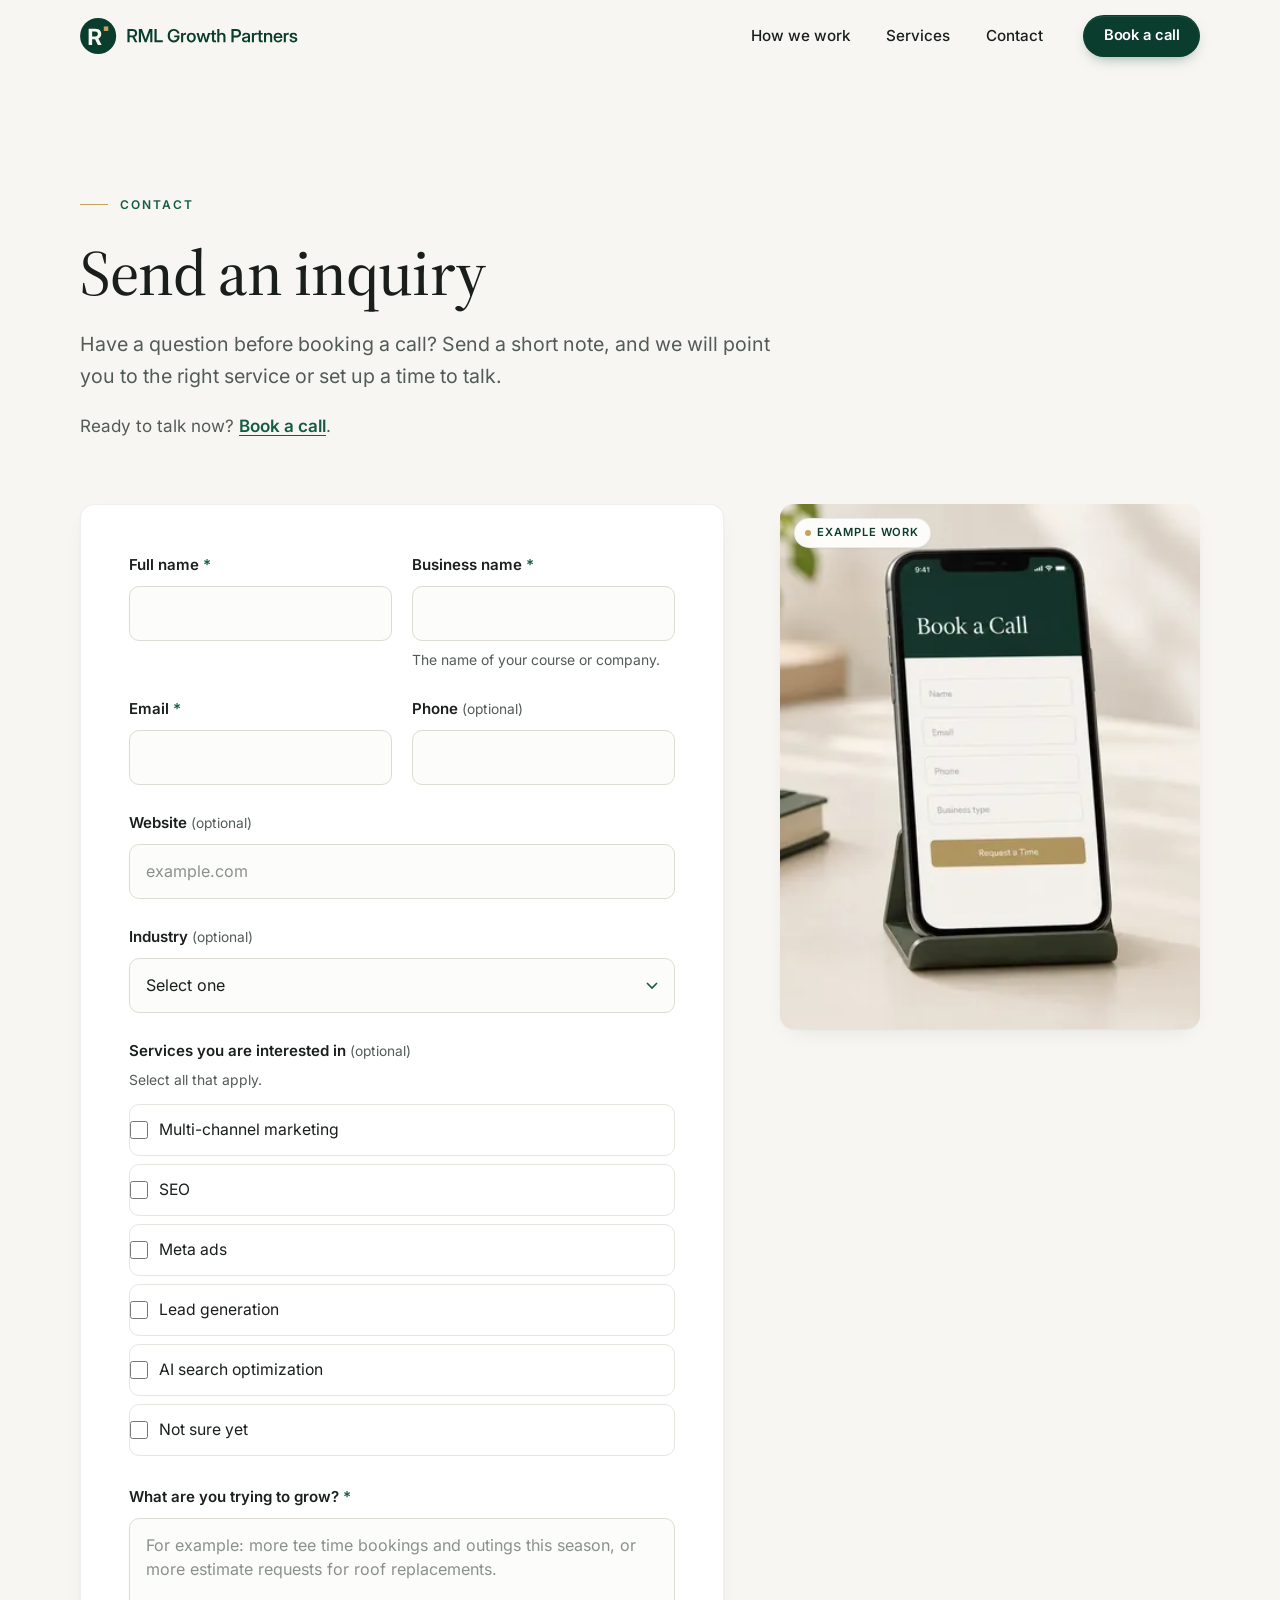
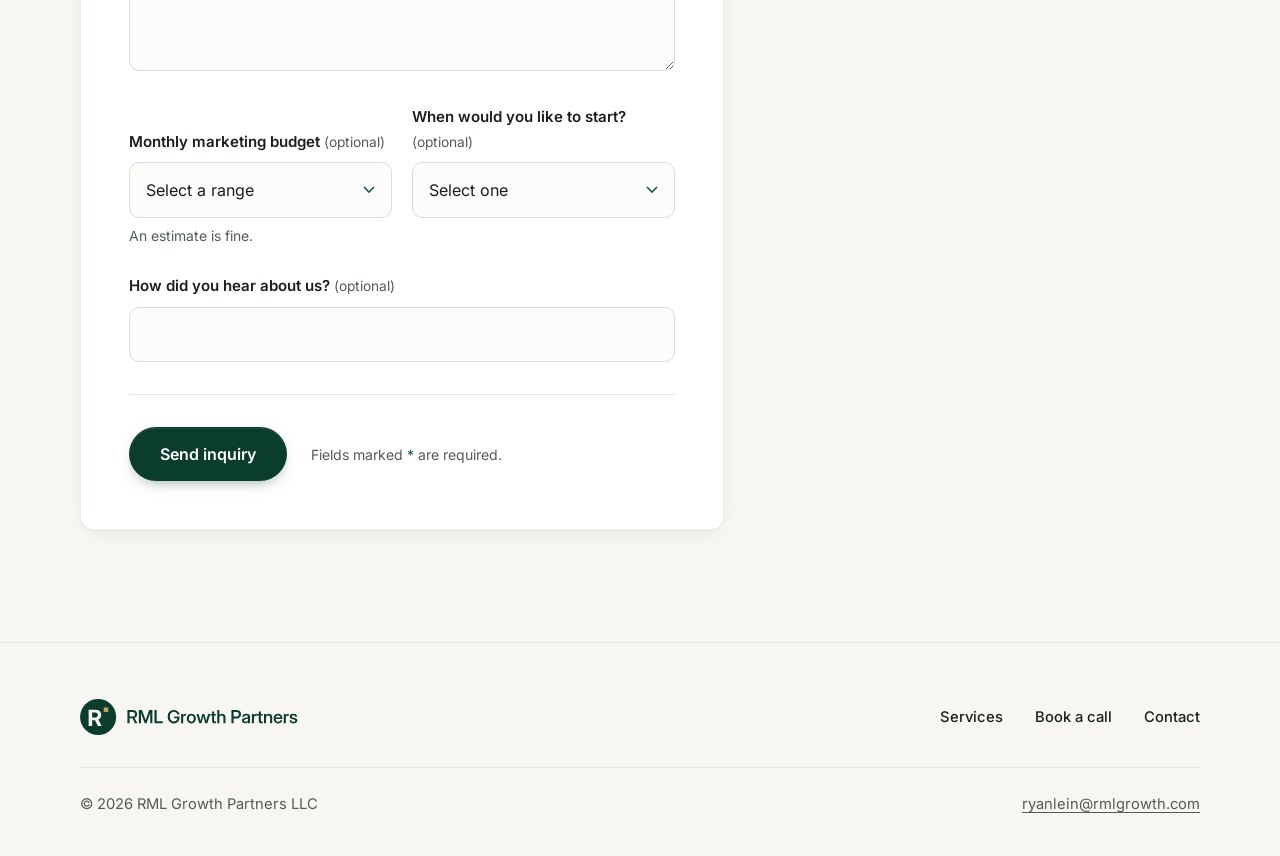
<file: contact/index.html>
<!doctype html>
<html lang="en">
<head>
  <meta charset="utf-8">
  <meta name="viewport" content="width=device-width, initial-scale=1">
  <script>document.documentElement.classList.add("js");</script>
  <title>Contact | RML Growth Partners</title>
  <meta name="description" content="Contact RML Growth Partners with questions about multi-channel marketing, SEO, AI search optimization, Meta ads, or lead generation for your business.">
  <meta name="theme-color" content="#0B3D2E">
  <meta property="og:type" content="website">
  <meta property="og:site_name" content="RML Growth Partners">
  <meta property="og:title" content="Contact | RML Growth Partners">
  <meta property="og:description" content="Contact RML Growth Partners with questions about multi-channel marketing, SEO, AI search optimization, Meta ads, or lead generation for your business.">
  <meta property="og:image" content="https://rmlgrowth.com/assets/og-image.png">
  <meta property="og:image:width" content="1200">
  <meta property="og:image:height" content="630">
  <meta property="og:image:alt" content="RML Growth Partners logo with the headline Marketing that keeps your schedule full.">
  <meta name="twitter:card" content="summary_large_image">
  <meta name="twitter:image" content="https://rmlgrowth.com/assets/og-image.png">
  <link rel="icon" href="../assets/favicon.svg" type="image/svg+xml">
  <link rel="icon" href="../assets/favicon-32.png" sizes="32x32" type="image/png">
  <link rel="icon" href="../assets/favicon-16.png" sizes="16x16" type="image/png">
  <link rel="apple-touch-icon" href="../assets/apple-touch-icon.png" sizes="180x180">
  <link rel="preload" href="../assets/fonts/inter-latin-var.woff2" as="font" type="font/woff2" crossorigin>
  <link rel="preload" href="../assets/fonts/source-serif-4-latin-var.woff2" as="font" type="font/woff2" crossorigin>
  <link rel="stylesheet" href="../styles.css">
</head>
<body>
  <a class="skip-link" href="#main">Skip to content</a>
  <header class="site-header">
    <div class="container header-inner">
      <a class="brand" href="../" aria-label="RML Growth Partners home">
        <img class="brand-logo" src="../assets/logo/r-mark-lockup-on-light.svg" width="218" height="36" alt="RML Growth Partners">
      </a>
      <button class="nav-toggle" type="button" aria-controls="site-nav" aria-expanded="false" aria-label="Open menu">
        <svg width="22" height="22" viewBox="0 0 24 24" fill="none" stroke="currentColor" stroke-width="1.7" stroke-linecap="round" aria-hidden="true"><path class="i-open" d="M4 7h16M4 12h16M4 17h16"/><path class="i-close" d="M6 6l12 12M18 6L6 18"/></svg>
      </button>
      <nav id="site-nav" class="site-nav" aria-label="Primary">
        <ul>
          <li><a href="../#how-we-work">How we work</a></li>
          <li><a href="../#services">Services</a></li>
          <li><a href="../contact/">Contact</a></li>
          <li class="nav-cta"><a class="btn btn-primary btn-sm" href="../book/">Book a call</a></li>
        </ul>
      </nav>
    </div>
  </header>
  <main id="main">
    <section class="page-intro">
      <div class="container">
        <div class="intro-text">
          <p class="kicker">Contact</p>
          <h1>Send an inquiry</h1>
          <p class="lead">Have a question before booking a call? Send a short note, and we will point you to the right service or set up a time to talk.</p>
          <p class="intro-secondary">Ready to talk now? <a href="../book/">Book a call</a>.</p>
        </div>
      </div>
    </section>
    <section class="form-section">
      <div class="container form-layout">
        <div class="form-panel">
          <form id="contact-form" method="POST" data-ajax-form data-to="ryanlein" data-host="rmlgrowth.com" data-success="contact-success" novalidate>
            <input type="hidden" name="_subject" value="New inquiry from rmlgrowth.com">
            <input type="hidden" name="_template" value="table">
            <input type="hidden" name="_captcha" value="false">
            <input type="hidden" name="_blacklist" value="notlettersmail.com, mailinator.com, yopmail.com, guerrillamail, sharklasers.com, 10minutemail, viagra, cialis, casino, escort, porn, forex, cryptocurrency, bitcoin">
            <input type="hidden" name="Form source" value="Inquiry (/contact)">
            <div class="hp" aria-hidden="true">
              <label for="contact-honey">Leave this field empty</label>
              <input id="contact-honey" type="text" name="_honey" tabindex="-1" autocomplete="off">
            </div>
              <div class="field-row">
              <div class="field">
                <label for="contact-name">Full name <span class="req" aria-hidden="true">*</span></label>
                <input id="contact-name" name="Full name" type="text" autocomplete="name" required aria-describedby="contact-name-err">
                <p class="field-error" id="contact-name-err" aria-live="polite"></p>
              </div>
              <div class="field">
                <label for="contact-company">Business name <span class="req" aria-hidden="true">*</span></label>
                <input id="contact-company" name="Business name" type="text" autocomplete="organization" required aria-describedby="contact-company-help contact-company-err">
                <p class="helper" id="contact-company-help">The name of your course or company.</p>
                <p class="field-error" id="contact-company-err" aria-live="polite"></p>
              </div>
              </div>
              <div class="field-row">
              <div class="field">
                <label for="contact-email">Email <span class="req" aria-hidden="true">*</span></label>
                <input id="contact-email" name="email" type="email" autocomplete="email" required aria-describedby="contact-email-err">
                <p class="field-error" id="contact-email-err" aria-live="polite"></p>
              </div>
              <div class="field">
                <label for="contact-phone">Phone <span class="opt">(optional)</span></label>
                <input id="contact-phone" name="Phone" type="tel" autocomplete="tel" aria-describedby="contact-phone-err">
                <p class="field-error" id="contact-phone-err" aria-live="polite"></p>
              </div>
              </div>
              <div class="field">
                <label for="contact-website">Website <span class="opt">(optional)</span></label>
                <input id="contact-website" name="Website" type="url" autocomplete="url" placeholder="example.com" aria-describedby="contact-website-err">
                <p class="field-error" id="contact-website-err" aria-live="polite"></p>
              </div>
              <div class="field">
                <label for="contact-industry">Industry <span class="opt">(optional)</span></label>
                <select id="contact-industry" name="Industry">
                  <option value="">Select one</option>
                  <option value="Golf course">Golf course</option>
                  <option value="Roofing">Roofing</option>
                  <option value="HVAC">HVAC</option>
                  <option value="Other">Other</option>
                </select>
              </div>
              <fieldset class="field checkbox-group" aria-describedby="contact-services-help">
                <legend>Services you are interested in <span class="opt">(optional)</span></legend>
                <p class="helper" id="contact-services-help">Select all that apply.</p>
                <label class="check"><input type="checkbox" name="Services you are interested in" value="Multi-channel marketing"><span>Multi-channel marketing</span></label>
                <label class="check"><input type="checkbox" name="Services you are interested in" value="SEO"><span>SEO</span></label>
                <label class="check"><input type="checkbox" name="Services you are interested in" value="Meta ads"><span>Meta ads</span></label>
                <label class="check"><input type="checkbox" name="Services you are interested in" value="Lead generation"><span>Lead generation</span></label>
                <label class="check"><input type="checkbox" name="Services you are interested in" value="AI search optimization"><span>AI search optimization</span></label>
                <label class="check"><input type="checkbox" name="Services you are interested in" value="Not sure yet"><span>Not sure yet</span></label>
              </fieldset>
              <div class="field">
                <label for="contact-grow">What are you trying to grow? <span class="req" aria-hidden="true">*</span></label>
                <textarea id="contact-grow" name="What are you trying to grow" placeholder="For example: more tee time bookings and outings this season, or more estimate requests for roof replacements." required aria-describedby="contact-grow-err" rows="5"></textarea>
                <p class="field-error" id="contact-grow-err" aria-live="polite"></p>
              </div>
              <div class="field-row">
              <div class="field">
                <label for="contact-budget">Monthly marketing budget <span class="opt">(optional)</span></label>
                <select id="contact-budget" name="Monthly marketing budget" aria-describedby="contact-budget-help">
                  <option value="">Select a range</option>
                  <option value="Under $2,000">Under $2,000</option>
                  <option value="$2,000 to $5,000">$2,000 to $5,000</option>
                  <option value="$5,000 to $10,000">$5,000 to $10,000</option>
                  <option value="Over $10,000">Over $10,000</option>
                  <option value="Prefer to discuss">Prefer to discuss</option>
                </select>
                <p class="helper" id="contact-budget-help">An estimate is fine.</p>
              </div>
              <div class="field">
                <label for="contact-timing">When would you like to start? <span class="opt">(optional)</span></label>
                <select id="contact-timing" name="When would you like to start">
                  <option value="">Select one</option>
                  <option value="As soon as possible">As soon as possible</option>
                  <option value="Within the next month">Within the next month</option>
                  <option value="Just exploring">Just exploring</option>
                </select>
              </div>
              </div>
              <div class="field">
                <label for="contact-source">How did you hear about us? <span class="opt">(optional)</span></label>
                <input id="contact-source" name="How did you hear about us" type="text" aria-describedby="contact-source-err">
                <p class="field-error" id="contact-source-err" aria-live="polite"></p>
              </div>
            <div class="form-actions">
              <button class="btn btn-primary btn-lg" type="submit">Send inquiry</button>
              <p class="form-note">Fields marked <span class="req">*</span> are required.</p>
            </div>
            <div class="form-status" role="alert"></div>
          </form>
          <div id="contact-success" class="form-success" role="status" aria-live="polite" hidden>
            <svg class="check-icon" viewBox="0 0 48 48" width="48" height="48" fill="none" stroke="currentColor" stroke-width="1.8" stroke-linecap="round" stroke-linejoin="round" aria-hidden="true"><circle cx="24" cy="24" r="20"/><path d="m15 24 6 6 12-12"/></svg>
            <h2 tabindex="-1">Thank you. We received your message.</h2>
            <p>We will reply by email soon.</p>
            <p><a class="text-link" href="../">Back to home</a></p>
          </div>
        </div>
        <aside class="form-aside">
          <figure class="card-media aside-media ">
            <img src="../assets/img/lead-form-phone-desk-800.webp" srcset="../assets/img/lead-form-phone-desk-800.webp 800w, ../assets/img/lead-form-phone-desk-1400.webp 1400w" sizes="(min-width: 1024px) 420px, 100vw" width="1400" height="792" fetchpriority="high" decoding="async" alt="Phone on a desk showing a simple Book a Call form."><span class="example-tag">Example work</span>
          </figure>
        </aside>
      </div>
    </section>
  </main>
  <footer class="site-footer">
    <div class="container">
      <div class="footer-top">
        <a class="brand" href="../" aria-label="RML Growth Partners home">
          <img class="brand-logo" src="../assets/logo/r-mark-lockup-on-light.svg" width="218" height="36" alt="RML Growth Partners">
        </a>
        <nav class="footer-nav" aria-label="Footer">
          <ul>
            <li><a href="../#services">Services</a></li>
            <li><a href="../book/">Book a call</a></li>
            <li><a href="../contact/">Contact</a></li>
          </ul>
        </nav>
      </div>
      <div class="footer-bottom">
        <p>&copy; 2026 RML Growth Partners LLC</p>
        <p><a href="mailto:ryanlein@rmlgrowth.com">ryanlein@rmlgrowth.com</a></p>
      </div>
    </div>
  </footer>
  <script src="../main.js" defer></script>
</body>
</html>
</file>
<file: styles.css>
/* RML Growth Partners, v2 stylesheet */
/* Self hosted fonts (SIL Open Font License): Inter and Source Serif 4, latin subset, variable */
@font-face { font-family: "Inter"; font-style: normal; font-weight: 400 600; font-display: swap; src: url("assets/fonts/inter-latin-var.woff2") format("woff2"); unicode-range: U+0000-00FF, U+0131, U+0152-0153, U+02BB-02BC, U+02C6, U+02DA, U+02DC, U+0304, U+0308, U+0329, U+2000-206F, U+20AC, U+2122, U+2191, U+2193, U+2212, U+2215, U+FEFF, U+FFFD; }
@font-face { font-family: "Source Serif 4"; font-style: normal; font-weight: 500 600; font-display: swap; src: url("assets/fonts/source-serif-4-latin-var.woff2") format("woff2"); unicode-range: U+0000-00FF, U+0131, U+0152-0153, U+02BB-02BC, U+02C6, U+02DA, U+02DC, U+0304, U+0308, U+0329, U+2000-206F, U+20AC, U+2122, U+2191, U+2193, U+2212, U+2215, U+FEFF, U+FFFD; }

:root {
  --green-900: #0B3D2E;
  --green-700: #145C43;
  --green-950: #072A20;
  --gold: #C4A35A;
  --text: #1A1F1C;
  --muted: #535B56;
  --bg: #F7F6F2;
  --neutral: #E8E6E1;
  --line: #DEDBD4;
  --white: #FFFFFF;
  --radius: 14px;
  --radius-sm: 10px;
  --max: 1200px;
  --measure: 720px;
  --shadow-sm: 0 1px 2px rgba(16, 32, 26, .05);
  --shadow: 0 1px 2px rgba(16, 32, 26, .04), 0 8px 24px -12px rgba(16, 32, 26, .14);
  --shadow-lg: 0 2px 4px rgba(16, 32, 26, .04), 0 24px 48px -24px rgba(16, 32, 26, .22);
  --sans: "Inter", system-ui, -apple-system, "Segoe UI", Roboto, Helvetica, Arial, sans-serif;
  --serif: "Source Serif 4", "Iowan Old Style", "Palatino Linotype", Georgia, serif;
  --ease: cubic-bezier(.2, .7, .2, 1);
  --header-h: 72px;
}

*, *::before, *::after { box-sizing: border-box; }
html { -webkit-text-size-adjust: 100%; scroll-behavior: smooth; scroll-padding-top: calc(var(--header-h) + 16px); }
body {
  margin: 0;
  font-family: var(--sans);
  font-size: 1.0625rem;
  line-height: 1.65;
  color: var(--text);
  background: var(--bg);
  -webkit-font-smoothing: antialiased;
  -moz-osx-font-smoothing: grayscale;
  text-rendering: optimizeLegibility;
}
img, svg, video { display: block; max-width: 100%; }
figure { margin: 0; }
a { color: var(--green-700); text-decoration-thickness: 1px; text-underline-offset: 3px; }
a:hover { color: var(--green-900); }
:focus-visible { outline: 2px solid var(--gold); outline-offset: 3px; border-radius: 6px; }

h1, h2, h3 { margin: 0 0 .5em; color: var(--text); }
h1, h2 { font-family: var(--serif); font-weight: 500; letter-spacing: -0.015em; line-height: 1.08; font-optical-sizing: auto; }
h1 { font-size: clamp(2.5rem, 7vw, 4.75rem); }
h2 { font-size: clamp(2rem, 4.4vw, 3.15rem); }
h3 { font-family: var(--sans); font-size: 1.2rem; font-weight: 600; letter-spacing: -0.012em; line-height: 1.3; }
p { margin: 0 0 1em; }

.skip-link { position: absolute; left: 1rem; top: -100px; background: var(--white); color: var(--green-900); padding: .75rem 1rem; z-index: 200; border-radius: 8px; box-shadow: var(--shadow); }
.skip-link:focus { top: 1rem; }

.container { width: 100%; max-width: var(--max); margin: 0 auto; padding: 0 1.375rem; }
@media (min-width: 768px) { .container { padding: 0 2.5rem; } }

/* Kicker */
.kicker { display: inline-flex; align-items: center; gap: .75rem; font-size: .75rem; font-weight: 600; letter-spacing: .16em; text-transform: uppercase; color: var(--green-700); margin: 0 0 1.5rem; }
.kicker::before { content: ""; width: 28px; height: 1px; background: var(--gold); }
.kicker-light { color: rgba(255, 255, 255, .86); }
.lead { font-size: clamp(1.075rem, 1.6vw, 1.22rem); line-height: 1.65; color: var(--muted); max-width: 60ch; margin: 0; }

/* Header */
.site-header { position: sticky; top: 0; z-index: 100; background: var(--bg); border-bottom: 1px solid transparent; transition: background-color .3s var(--ease), border-color .3s var(--ease), box-shadow .3s var(--ease); }
.site-header.is-scrolled { background: rgba(247, 246, 242, .78); -webkit-backdrop-filter: saturate(1.4) blur(14px); backdrop-filter: saturate(1.4) blur(14px); border-bottom-color: rgba(26, 31, 28, .08); box-shadow: 0 6px 24px -18px rgba(16, 32, 26, .35); }
.header-inner { display: flex; align-items: center; justify-content: space-between; height: var(--header-h); gap: 1rem; }
.brand { display: inline-flex; align-items: center; gap: .7rem; text-decoration: none; color: var(--green-900); }
.brand:hover { color: var(--green-900); }
.brand-logo { display: block; width: auto; height: 36px; }
@media (max-width: 380px) { .brand-logo { height: 32px; } }
.nav-toggle { display: inline-flex; align-items: center; justify-content: center; width: 44px; height: 44px; border: 1px solid var(--line); background: var(--white); border-radius: 10px; cursor: pointer; color: var(--green-900); }
.nav-toggle .i-close { display: none; }
.nav-toggle[aria-expanded="true"] .i-open { display: none; }
.nav-toggle[aria-expanded="true"] .i-close { display: inline; }
.site-nav { display: none; }
.site-nav.is-open { display: block; position: absolute; top: var(--header-h); left: 0; right: 0; background: var(--bg); border-bottom: 1px solid var(--line); box-shadow: var(--shadow); padding: .5rem 1.375rem 1.5rem; }
.site-nav ul { list-style: none; margin: 0; padding: 0; display: flex; flex-direction: column; }
.site-nav a:not(.btn) { display: block; padding: .85rem 0; text-decoration: none; color: var(--text); font-weight: 500; border-bottom: 1px solid var(--neutral); }
.site-nav .nav-cta { margin-top: 1rem; }
.site-nav .nav-cta .btn { width: 100%; }
@media (min-width: 900px) {
  .nav-toggle { display: none; }
  .site-nav, .site-nav.is-open { display: block; position: static; background: none; border: 0; box-shadow: none; padding: 0; }
  .site-nav ul { flex-direction: row; align-items: center; gap: 2.25rem; }
  .site-nav a:not(.btn) { position: relative; padding: .4rem 0; font-size: .95rem; border: 0; color: var(--text); }
  .site-nav a:not(.btn)::after { content: ""; position: absolute; left: 0; right: 0; bottom: 0; height: 1px; background: var(--green-700); transform: scaleX(0); transform-origin: left; transition: transform .3s var(--ease); }
  .site-nav a:not(.btn):hover { color: var(--green-900); }
  .site-nav a:not(.btn):hover::after { transform: scaleX(1); }
  .site-nav .nav-cta { margin: 0 0 0 .25rem; }
  .site-nav .nav-cta .btn { width: auto; }
}

/* Buttons */
.btn { display: inline-flex; align-items: center; justify-content: center; gap: .5rem; min-height: 48px; padding: .8rem 1.5rem; border-radius: 999px; font-family: var(--sans); font-weight: 600; font-size: .98rem; letter-spacing: -0.005em; line-height: 1.2; text-decoration: none; border: 1px solid transparent; cursor: pointer; transition: background-color .2s var(--ease), color .2s var(--ease), border-color .2s var(--ease), box-shadow .2s var(--ease), transform .2s var(--ease); }
.btn:active { transform: translateY(1px); }
.btn:focus-visible { outline: 2px solid var(--gold); outline-offset: 3px; border-radius: 999px; }
.btn-sm { min-height: 42px; padding: .6rem 1.2rem; font-size: .92rem; }
.btn-lg { min-height: 54px; padding: .9rem 1.9rem; font-size: 1rem; }
.btn-primary { background: var(--green-900); color: var(--white); box-shadow: 0 1px 0 rgba(255,255,255,.08) inset, 0 6px 16px -8px rgba(11, 61, 46, .6); }
.btn-primary:hover { background: var(--green-700); color: var(--white); box-shadow: 0 1px 0 rgba(255,255,255,.1) inset, 0 10px 22px -10px rgba(11, 61, 46, .7); }
.btn-light { background: var(--white); color: var(--green-900); box-shadow: 0 8px 24px -12px rgba(0,0,0,.45); }
.btn-light:hover { background: var(--bg); color: var(--green-900); }
.btn-ghost-light { background: rgba(255,255,255,.04); color: var(--white); border-color: rgba(255,255,255,.45); }
.btn-ghost-light:hover { background: rgba(255,255,255,.12); color: var(--white); border-color: rgba(255,255,255,.85); }
.btn[disabled] { opacity: .65; cursor: progress; }
.btn-row { display: flex; flex-wrap: wrap; gap: .85rem; }

/* Sections */
.section { padding: 6rem 0; }
@media (min-width: 768px) { .section { padding: 9rem 0; } }
.section-head { max-width: var(--measure); margin-bottom: 3.5rem; }
@media (min-width: 768px) { .section-head { margin-bottom: 4.5rem; } }

/* Video loops */
.loop-video { position: absolute; inset: 0; overflow: hidden; background: var(--green-900); }
.loop-video video { position: absolute; inset: 0; width: 100%; height: 100%; object-fit: cover; }
.loop-video video + video { opacity: 0; }
.video-toggle { position: absolute; z-index: 5; right: 1rem; bottom: 1rem; width: 34px; height: 34px; display: inline-flex; align-items: center; justify-content: center; border-radius: 999px; border: 1px solid rgba(255,255,255,.35); background: rgba(7, 42, 32, .45); color: var(--white); cursor: pointer; -webkit-backdrop-filter: blur(6px); backdrop-filter: blur(6px); opacity: .75; transition: opacity .2s var(--ease); }
.video-toggle:hover, .video-toggle:focus-visible { opacity: 1; }
.video-toggle .i-play { display: none; }
.video-toggle.is-paused .i-play { display: inline; }
.video-toggle.is-paused .i-pause { display: none; }

/* Hero */
.hero { position: relative; isolation: isolate; color: var(--white); background: var(--green-900); min-height: min(88vh, 860px); display: flex; align-items: flex-end; overflow: hidden; }
.hero-media { position: absolute; inset: 0; z-index: -1; }
/* Scrim in brand green. Mobile: text spans the width, so an even top to bottom wash.
   Desktop: weighted to the left where the headline sits, lighter on the right so the footage reads. */
.hero-media::after { content: ""; position: absolute; inset: 0; pointer-events: none; z-index: 2;
  background: linear-gradient(180deg, rgba(11, 61, 46, .58) 0%, rgba(11, 61, 46, .66) 45%, rgba(7, 42, 32, .88) 100%); }
@media (min-width: 768px) {
  .hero-media::after {
    background:
      linear-gradient(180deg, rgba(7, 42, 32, 0) 55%, rgba(7, 42, 32, .5) 100%),
      linear-gradient(90deg, rgba(11, 61, 46, .88) 0%, rgba(11, 61, 46, .78) 32%, rgba(11, 61, 46, .45) 62%, rgba(11, 61, 46, .3) 100%);
  }
}
.hero-content { padding-top: 7rem; padding-bottom: 5rem; position: relative; z-index: 3; }
@media (min-width: 768px) { .hero-content { padding-top: 10rem; padding-bottom: 7.5rem; } }
.hero h1 { color: var(--white); max-width: 14ch; margin-bottom: 1.75rem; }
.hero-sub { font-size: clamp(1.075rem, 1.7vw, 1.25rem); line-height: 1.65; color: rgba(255,255,255,.88); max-width: 58ch; margin-bottom: 2.5rem; }
.hero-note { margin: 1.75rem 0 0; font-size: .95rem; color: rgba(255,255,255,.72); max-width: 54ch; }

/* Steps */
.steps { list-style: none; margin: 0; padding: 0; display: grid; gap: 3rem; }
@media (min-width: 720px) { .steps { grid-template-columns: repeat(2, 1fr); gap: 3.5rem 4rem; } }
@media (min-width: 1100px) { .steps { grid-template-columns: repeat(4, 1fr); gap: 3rem; } }
.step { position: relative; padding-top: 1.75rem; border-top: 1px solid var(--line); }
.step::before { content: ""; position: absolute; top: -1px; left: 0; width: 40px; height: 1px; background: var(--green-900); }
.step-num { display: block; font-family: var(--serif); font-size: 2.25rem; line-height: 1; color: var(--green-700); margin-bottom: 1.25rem; font-weight: 500; }
.step h3 { margin-bottom: .6rem; }
.step p { color: var(--muted); margin: 0; font-size: 1rem; }

/* Services */
.services { padding-bottom: 0; }

.services-band { position: relative; isolation: isolate; color: var(--white); padding: 6rem 0 11rem; overflow: hidden; }
@media (min-width: 768px) { .services-band { padding: 8.5rem 0 14rem; } }
.services-band .loop-video { z-index: -1; }
.services-band::after { content: ""; position: absolute; inset: 0; z-index: -1; background: linear-gradient(180deg, rgba(11,61,46,.55), rgba(11,61,46,.7)); pointer-events: none; }
.services-band h2 { color: var(--white); }
.services-band .lead { color: rgba(255,255,255,.84); }
.services-band-content { max-width: var(--max); }
.services-band-content > * { max-width: var(--measure); }
.services-band .video-toggle { bottom: auto; top: 1rem; }
.service-grid { display: grid; gap: 1.5rem; margin-top: -7rem; position: relative; z-index: 2; }
@media (min-width: 768px) { .service-grid { margin-top: -9.5rem; } }
@media (min-width: 960px) { .service-grid { grid-template-columns: repeat(2, 1fr); gap: 2rem; } }

.service-card, .serve-card { background: var(--white); border: 1px solid rgba(26, 31, 28, .07); border-radius: var(--radius); box-shadow: var(--shadow); overflow: hidden; display: flex; flex-direction: column; transition: box-shadow .3s var(--ease), transform .3s var(--ease); }
.service-card:hover, .serve-card:hover { box-shadow: var(--shadow-lg); }
.card-media { position: relative; aspect-ratio: 3 / 2; overflow: hidden; background: var(--neutral); }
.card-media img { width: 100%; height: 100%; object-fit: cover; }
.card-media.media-contain img { object-fit: contain; }
.card-media.media-light { background: #F1F0EC; }
.card-media.media-dark { background: #04241A; }
.card-media .loop-video { position: absolute; inset: 0; }
.card-media .video-toggle { right: .75rem; bottom: .75rem; }
.card-media-plain { display: flex; align-items: center; justify-content: center; background: linear-gradient(160deg, #EFEDE7, #E6E3DC); color: var(--green-700); }
.example-tag { position: absolute; left: .85rem; top: .85rem; z-index: 3; display: inline-flex; align-items: center; gap: .4rem; padding: .3rem .65rem; font-size: .7rem; font-weight: 600; letter-spacing: .08em; text-transform: uppercase; color: var(--green-900); background: rgba(255, 255, 255, .92); border: 1px solid rgba(26, 31, 28, .08); border-radius: 999px; box-shadow: var(--shadow-sm); -webkit-backdrop-filter: blur(6px); backdrop-filter: blur(6px); }
.example-tag::before { content: ""; width: 6px; height: 6px; border-radius: 50%; background: var(--gold); }
.card-body { padding: 1.75rem 1.5rem 2rem; flex: 1; }
@media (min-width: 768px) { .card-body { padding: 2.25rem 2.5rem 2.5rem; } }
.service-card h3 { font-family: var(--serif); font-weight: 500; font-size: 1.75rem; letter-spacing: -0.012em; margin-bottom: .75rem; }
.service-card .card-body > p { color: var(--muted); }
.list-label { margin: 1.75rem 0 0; padding-top: 1.5rem; border-top: 1px solid var(--neutral); font-size: .72rem; font-weight: 600; letter-spacing: .16em; text-transform: uppercase; color: var(--green-700); }
.checklist { list-style: none; margin: 1rem 0 0; padding: 0; display: grid; gap: .7rem; }
.checklist li { position: relative; padding-left: 1.75rem; font-size: .97rem; line-height: 1.55; }
.checklist li::before { content: ""; position: absolute; left: .1rem; top: .5em; width: .62rem; height: .32rem; border-left: 1.6px solid var(--green-700); border-bottom: 1.6px solid var(--green-700); transform: rotate(-45deg); }

/* Who we serve */
.serve-grid { display: grid; gap: 1.5rem; }
@media (min-width: 720px) { .serve-grid { grid-template-columns: repeat(2, 1fr); } }
@media (min-width: 1024px) { .serve-grid { grid-template-columns: repeat(3, 1fr); gap: 2rem; } }
.serve-card .card-body { padding: 1.75rem 1.5rem 2rem; }
@media (min-width: 768px) { .serve-card .card-body { padding: 2rem 2rem 2.25rem; } }
.serve-card p { color: var(--muted); margin: 0; font-size: 1rem; }

/* CTA */
.cta-section { background: var(--green-900); color: var(--white); position: relative; overflow: hidden; isolation: isolate; }
.cta-section::before { content: ""; position: absolute; z-index: -1; right: -15%; top: -40%; width: 70vw; max-width: 900px; aspect-ratio: 1; border-radius: 50%; background: radial-gradient(circle, rgba(20, 92, 67, .7) 0%, rgba(11, 61, 46, 0) 68%); }
.cta-section h2 { color: var(--white); }
.cta-section .lead { color: rgba(255,255,255,.82); }
.cta-grid { display: grid; gap: 1.5rem; }
@media (min-width: 768px) { .cta-grid { grid-template-columns: 1fr 1fr; gap: 2rem; } }
.cta-card { border: 1px solid rgba(255,255,255,.14); background: rgba(255,255,255,.04); border-radius: var(--radius); padding: 2rem 1.75rem; display: flex; flex-direction: column; align-items: flex-start; }
@media (min-width: 768px) { .cta-card { padding: 2.75rem; } }
.cta-card h3 { color: var(--white); font-family: var(--serif); font-weight: 500; font-size: 1.65rem; }
.cta-card p { color: rgba(255,255,255,.78); margin-bottom: 2rem; flex: 1; }

/* Page intro (book/contact) */
.page-intro { padding: 4.5rem 0 3rem; }
@media (min-width: 768px) { .page-intro { padding: 7rem 0 4rem; } }
.intro-text { max-width: var(--measure); }
.page-intro h1 { font-size: clamp(2.5rem, 6vw, 4rem); margin-bottom: 1.25rem; }
.intro-secondary { margin: 1.25rem 0 0; color: var(--muted); }
.intro-secondary a { font-weight: 600; }

/* Forms */
.form-section { padding-bottom: 7rem; }
.form-layout { display: grid; gap: 2rem; align-items: start; }
@media (min-width: 1024px) { .form-layout { grid-template-columns: minmax(0, 1fr) 380px; gap: 3.5rem; } }
@media (min-width: 1180px) { .form-layout { grid-template-columns: minmax(0, 1fr) 420px; } }
.form-aside { order: -1; }
@media (min-width: 1024px) { .form-aside { order: 0; position: sticky; top: calc(var(--header-h) + 2rem); } }
.aside-media { border-radius: var(--radius); box-shadow: var(--shadow); aspect-ratio: 16 / 10; }
@media (min-width: 1024px) { .aside-media { aspect-ratio: 4 / 5; } }
.form-panel { background: var(--white); border: 1px solid rgba(26, 31, 28, .07); border-radius: var(--radius); box-shadow: var(--shadow); padding: 1.75rem 1.375rem; }
@media (min-width: 768px) { .form-panel { padding: 3rem; } }
.field { margin: 0 0 1.6rem; min-width: 0; }
.field label, .field legend { display: block; font-weight: 600; font-size: .94rem; margin-bottom: .5rem; padding: 0; color: var(--text); }
.helper { margin: .45rem 0 0; font-size: .87rem; color: var(--muted); }
.checkbox-group .helper { margin: -.2rem 0 .75rem; }
.opt { font-weight: 400; color: var(--muted); font-size: .86rem; }
.req { color: var(--green-700); }
.field input, .field select, .field textarea { width: 100%; font: inherit; font-size: 1rem; color: var(--text); background: #FCFCFA; border: 1px solid var(--line); border-radius: var(--radius-sm); padding: .85rem 1rem; min-height: 50px; transition: border-color .2s var(--ease), box-shadow .2s var(--ease), background-color .2s var(--ease); }
.field input::placeholder, .field textarea::placeholder { color: #8A918C; }
.field select { appearance: none; -webkit-appearance: none; background-image: url("data:image/svg+xml,%3Csvg xmlns='http://www.w3.org/2000/svg' width='12' height='8' viewBox='0 0 12 8'%3E%3Cpath d='M1 1l5 5 5-5' stroke='%23145C43' stroke-width='1.6' fill='none'/%3E%3C/svg%3E"); background-repeat: no-repeat; background-position: right 1rem center; padding-right: 2.75rem; }
.field textarea { min-height: 150px; resize: vertical; line-height: 1.55; }
.field input:hover, .field select:hover, .field textarea:hover { border-color: #C9C5BC; }
.field input:focus, .field select:focus, .field textarea:focus { outline: none; background: var(--white); border-color: var(--green-700); box-shadow: 0 0 0 4px rgba(196, 163, 90, .28); }
.field.has-error input, .field.has-error select, .field.has-error textarea { border-color: #A23B2A; background: #FFFBFA; }
.field-error { margin: .45rem 0 0; color: #9A3324; font-size: .87rem; font-weight: 500; }
.field-error:empty { display: none; }
.field-row { display: grid; gap: 0 1.25rem; }
@media (min-width: 640px) { .field-row { grid-template-columns: 1fr 1fr; } }
.checkbox-group { border: 0; padding: 0; }
.check { display: flex !important; align-items: center; gap: .7rem; font-weight: 400 !important; font-size: .98rem !important; margin: 0 0 .25rem !important; padding: .55rem .75rem; border: 1px solid var(--neutral); border-radius: var(--radius-sm); cursor: pointer; transition: border-color .2s var(--ease), background-color .2s var(--ease); }
.check + .check { margin-top: .5rem !important; }
.check:hover { border-color: #C9C5BC; }
.check:has(input:checked) { border-color: var(--green-700); background: #F3F7F4; }
.check input { width: 18px; height: 18px; margin: 0; accent-color: var(--green-900); flex: none; }
.hp { position: absolute !important; left: -10000px !important; width: 1px; height: 1px; overflow: hidden; }
.form-actions { display: flex; flex-wrap: wrap; align-items: center; gap: 1rem 1.5rem; margin-top: 2rem; padding-top: 2rem; border-top: 1px solid var(--neutral); }
.form-note { margin: 0; font-size: .88rem; color: var(--muted); }
.form-status:empty { display: none; }
.form-status { margin-top: 1.5rem; padding: 1rem 1.15rem; border-radius: var(--radius-sm); background: #FBEFEC; border: 1px solid #EBCFC8; color: #6E2418; font-size: .95rem; }
.form-success { padding: 1rem 0; }
.form-success h2 { font-size: clamp(1.75rem, 3.5vw, 2.25rem); outline: none; }
.form-success p { color: var(--muted); }
.check-icon { color: var(--green-700); margin-bottom: 1.25rem; }
.text-link { font-weight: 600; }

/* Footer */
.site-footer { background: var(--bg); border-top: 1px solid var(--neutral); padding: 3.5rem 0 2.5rem; font-size: .92rem; color: var(--muted); }
.footer-top { display: flex; flex-direction: column; gap: 1.75rem; padding-bottom: 2rem; border-bottom: 1px solid var(--neutral); }
@media (min-width: 768px) { .footer-top { flex-direction: row; justify-content: space-between; align-items: center; } }
.footer-nav ul { list-style: none; margin: 0; padding: 0; display: flex; flex-wrap: wrap; gap: .5rem 2rem; }
.footer-nav a { color: var(--text); text-decoration: none; font-weight: 500; }
.footer-nav a:hover { color: var(--green-700); text-decoration: underline; }
.footer-bottom { display: flex; flex-direction: column; gap: .5rem; padding-top: 1.5rem; }
@media (min-width: 768px) { .footer-bottom { flex-direction: row; justify-content: space-between; } }
.footer-bottom p { margin: 0; }
.footer-bottom a { color: var(--muted); }
.footer-bottom a:hover { color: var(--green-900); }

/* 404 */
.notfound { padding: 7rem 0 9rem; }
.notfound .intro-text .btn-row { margin-top: 2.5rem; }

/* Reveal on scroll */
.js .reveal { opacity: 0; transform: translateY(18px); transition: opacity .8s var(--ease), transform .8s var(--ease); }
.js .reveal.is-in { opacity: 1; transform: none; }

@media (prefers-reduced-motion: reduce) {
  html { scroll-behavior: auto; }
  *, *::before, *::after { transition-duration: .01ms !important; animation-duration: .01ms !important; animation-iteration-count: 1 !important; }
  .js .reveal { opacity: 1; transform: none; }
  .video-toggle { display: none !important; }
}

/* Let the hero video control stay clickable under the content layer */
.hero-content { pointer-events: none; }
.hero-content > * { pointer-events: auto; }
.is-hero .video-toggle { bottom: 1.25rem; right: 1.25rem; }
.btn-secondary { background: transparent; color: var(--green-900); border-color: rgba(11, 61, 46, .35); }
.btn-secondary:hover { background: var(--green-900); color: var(--white); border-color: var(--green-900); }
.card-media img.pos-left { object-position: left center; }
/* Keep paired inputs aligned even when one label wraps or one field has helper text */
@media (min-width: 640px) {
  @supports (grid-template-rows: subgrid) {
    .field-row > .field { display: grid; grid-row: span 4; grid-template-rows: subgrid; align-content: start; row-gap: 0; }
    .field-row > .field > label { align-self: end; }
  }
}

/* Who we serve: intro beside a featured golf loop */
.serve-head { display: grid; gap: 2.5rem; margin-bottom: 3.5rem; }
.serve-head .section-head { margin-bottom: 0; }
@media (min-width: 1024px) { .serve-head { grid-template-columns: minmax(0, 1fr) minmax(0, 1.05fr); gap: 4rem; align-items: center; margin-bottom: 4.5rem; } }
.serve-feature { position: relative; aspect-ratio: 16 / 10; border-radius: var(--radius); overflow: hidden; box-shadow: var(--shadow-lg); background: var(--green-900); }
.serve-feature .loop-video { position: absolute; inset: 0; }

/* v3: AI search card (spans the full row at 960 and up) */
.card-label { margin: 0 0 .6rem; padding-top: 0; border-top: 0; }
.card-media.media-ai { background: #E9E4DA; }
.service-card-wide .card-media img { max-width: 800px; margin: 0 auto; }
@media (min-width: 960px) {
  .service-card-wide { grid-column: span 2; flex-direction: row; }
  .service-card-wide .card-media { flex: 0 0 50%; aspect-ratio: auto; }
  .service-card-wide .card-body { flex: 1 1 50%; align-self: center; }
}

/* v3: AI search explainer */
.faq-section { background: var(--white); border-top: 1px solid var(--line); border-bottom: 1px solid var(--line); }
.faq-layout .section-head { margin-bottom: 2rem; }
@media (min-width: 1024px) {
  .faq-layout { display: grid; grid-template-columns: 5fr 7fr; gap: 4rem; align-items: start; }
  .faq-layout .section-head { margin-bottom: 0; position: sticky; top: calc(var(--header-h) + 2rem); }
}
.faq-list { max-width: 760px; border-top: 1px solid rgba(26, 31, 28, .12); }
.faq-item { border-bottom: 1px solid rgba(26, 31, 28, .12); }
.faq-item summary { position: relative; list-style: none; cursor: pointer; padding: 1.4rem 2.75rem 1.4rem 0; font-family: var(--serif); font-weight: 500; font-size: 1.25rem; line-height: 1.35; color: var(--green-900); }
.faq-item summary::-webkit-details-marker { display: none; }
.faq-item summary::before, .faq-item summary::after { content: ""; position: absolute; right: .5rem; top: 50%; width: 14px; height: 1.6px; background: var(--green-700); transition: transform .25s var(--ease); }
.faq-item summary::after { transform: rotate(90deg); }
.faq-item[open] summary::after { transform: rotate(0deg); }
.faq-item summary:hover { color: var(--green-700); }
.faq-item summary:focus-visible { outline: 2px solid var(--green-700); outline-offset: 4px; border-radius: 4px; }
.faq-item p { margin: 0 0 1.5rem; padding-right: 2.75rem; color: var(--muted); max-width: 64ch; }
.faq-more { margin: 1.75rem 0 0; font-weight: 600; }
@media (prefers-reduced-motion: reduce) { .faq-item summary::before, .faq-item summary::after { transition: none; } }
</file>
